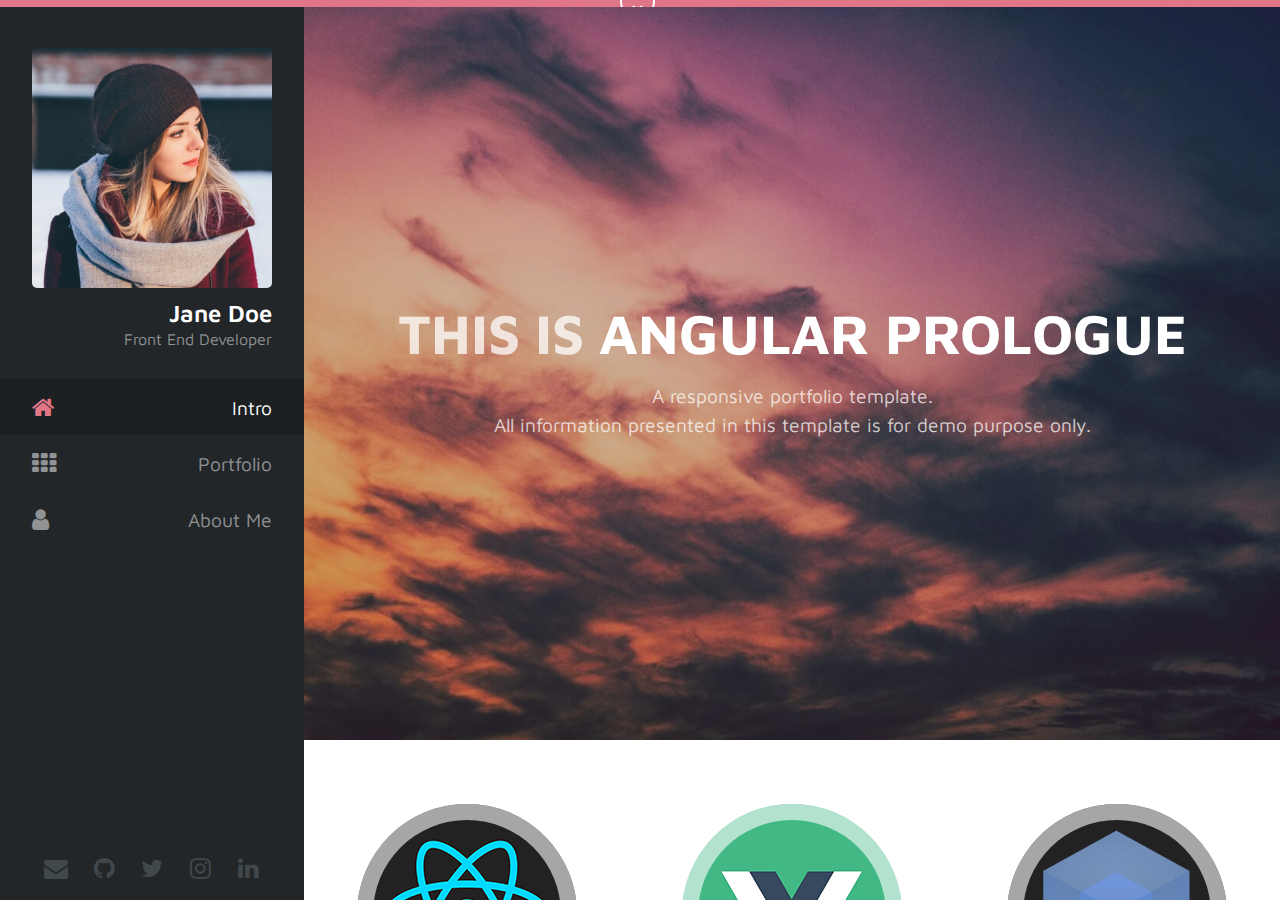
<file: angular-prologue/index.html>
<!doctype html>
<html lang="en" ng-app="homepage">
<head>
    <meta charset="UTF-8">
    <meta http-equiv="X-UA-Compatible" content="IE=edge,chrome=1">
    <meta name="viewport" content="width=device-width, initial-scale=1">
    <meta name="keyword" content="">
    <meta name="description" content="">
    <meta name="author" content="chrispan.pt@gmail.com">

    <title>Angular Prologue</title>

    <link href="https://fonts.googleapis.com/css?family=Maven+Pro" rel="stylesheet">

    <link rel="stylesheet" href="stylesheets/bundle.min.css">
</head>
<body>
<!--[if lte IE 9]>
<div class="browsehappy">
    <div class="center">
        <img src="images/avatar.png" alt="avatar">
        <p>Hmm...it looks like you are using a very old IE browser.</p>
        <p>Please consider <a href="http://browsehappy.com/" target="_blank">upgrading your browser</a> and come back later.</p>
    </div>
</div>
<![endif]-->

<div class="loader">
    <div class="loader-inner ball-clip-rotate-multiple">
        <div></div>
        <div></div>
    </div>
    <p>Loading...</p>
</div>

<sidebar ng-class="{ expanded: isExpanded }"></sidebar>
<sidebar-toggle></sidebar-toggle>

<main class="main-content">
    <div class="view" ng-view></div>
</main>

<fork></fork>

<script src="javascripts/bundle.min.js"></script>
</body>
</html>
</file>
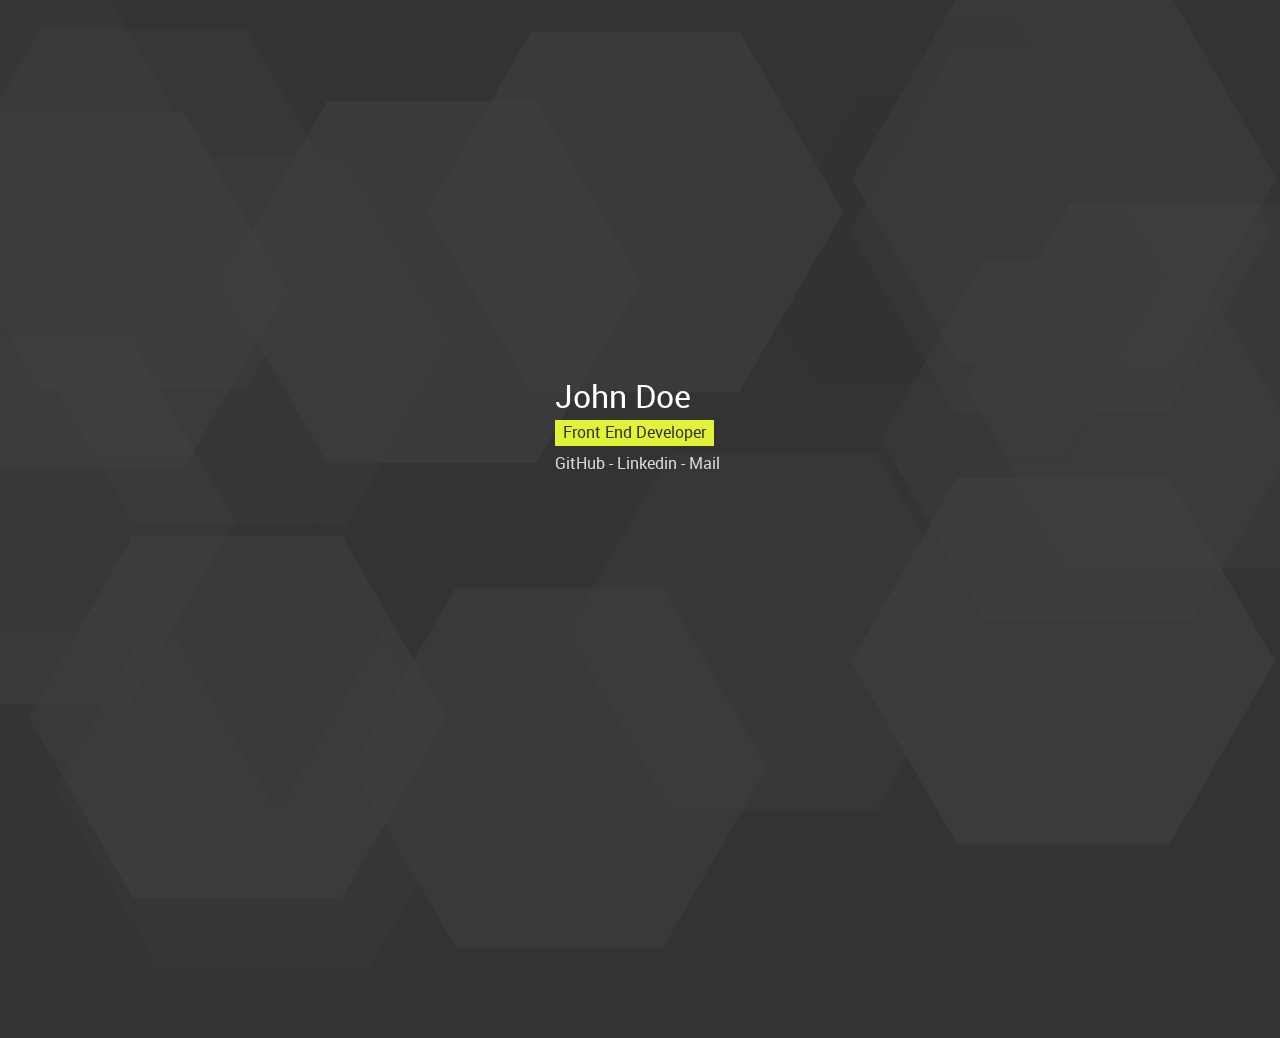
<file: hexagon-dark-dimension/index.html>
<!doctype html>
<html lang="en">
<head>
    <meta charset="UTF-8">
    <meta name="viewport"
          content="width=device-width, user-scalable=no, initial-scale=1.0, maximum-scale=1.0, minimum-scale=1.0">
    <meta http-equiv="X-UA-Compatible" content="ie=edge">
    <title>Hexagon Dark Dimension</title>
    <link rel="stylesheet" href="bundle/bundle.css">
    <link rel="shortcut icon" type="image/png" href="favicon.png">
</head>
<body>
    <div id="background"></div>
    <div class="main">
        <h1>John Doe</h1>
        <h2>Front End Developer</h2>
        <ul class="contact">
            <li class="github">
                <a href="https://github.com/" target="_blank" title="GitHub">GitHub</a>
            </li>
            <li class="linkedin">
                <a href="https://linkedin.com/" target="_blank" title="Linkedin">Linkedin</a>
            </li>
            <li class="mail">
                <a href="mailto:mail@example.com" title="Email">Mail</a>
            </li>
        </ul>
    </div>
    <script src="bundle/bundle.js"></script>
</body>
</html>
</file>
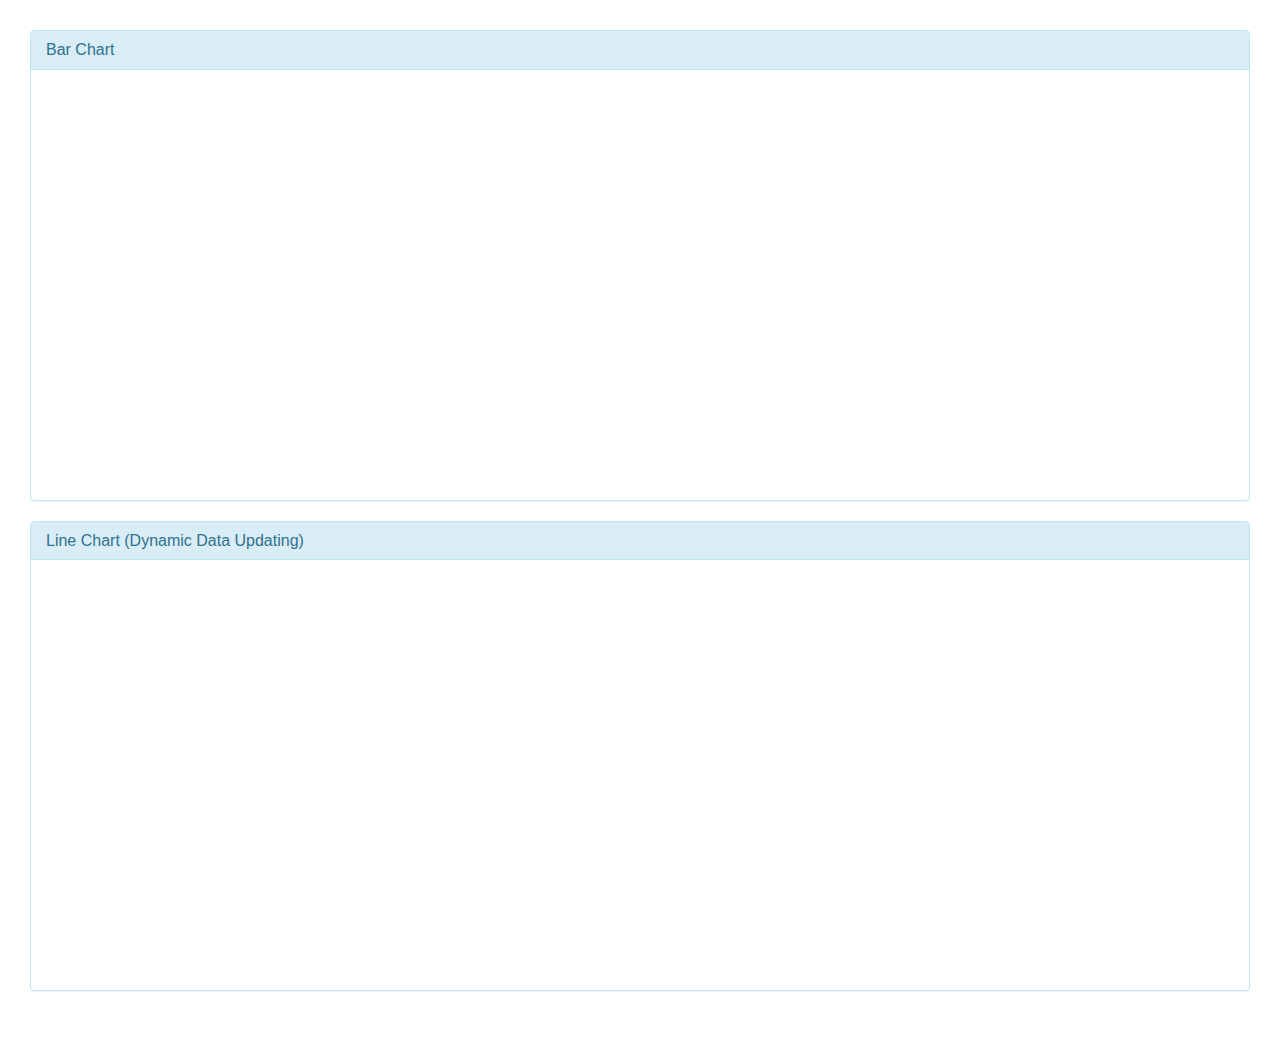
<file: vue-echarts/index.html>
<!DOCTYPE html>
<html lang="en">
<head>
    <meta charset="UTF-8">
    <title>Vue-Echarts</title>
    <link rel="stylesheet" href="stylesheets/bootstrap.min.css">
    <link rel="stylesheet" href="stylesheets/style.css">
</head>
<body>
<div id="app">
    <div class="panel panel-info">
        <div class="panel-heading">
            <h3 class="panel-title">Bar Chart</h3>
        </div>
        <div class="panel-body">
            <div id="this-is-bar-chart"class="chart" v-echarts="barChartOptions"></div>
        </div>
    </div>

    <div class="panel panel-info">
        <div class="panel-heading">
            <h3 class="panel-title">Line Chart (Dynamic Data Updating)</h3>
        </div>
        <div class="panel-body">
            <div id="this-is-line-chart" class="chart" v-echarts="lineChartOptions"></div>
        </div>
    </div>
</div>
<script src="bundles/bundle.js"></script>
</body>
</html>
</file>
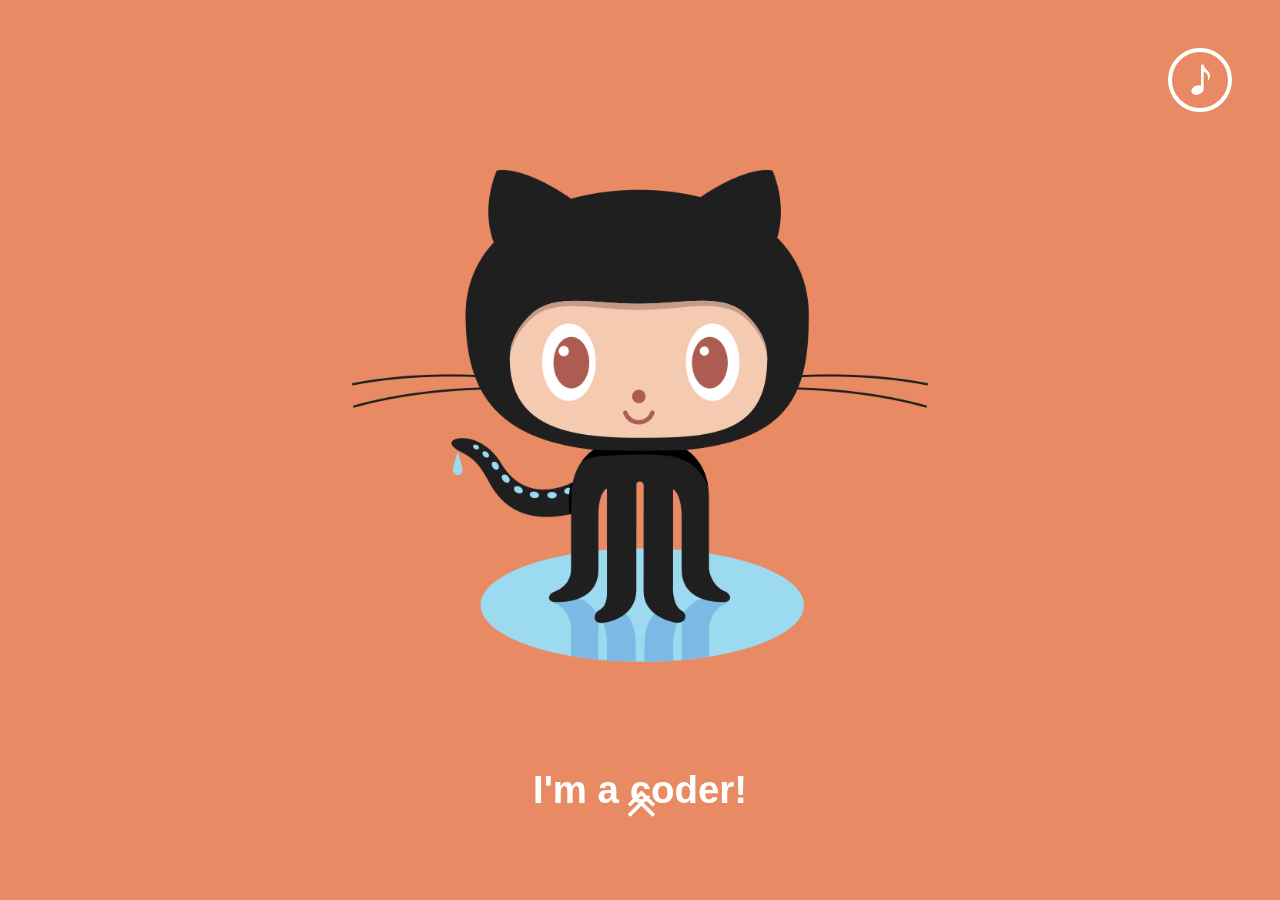
<file: wechat-h5-boilerplate/index.html>
<!DOCTYPE html>
<html lang="en">

<head>
    <meta charset="UTF-8">
    <title>Wechat H5 Boilerplate</title>
    <meta name="viewport" content="width=device-width, initial-scale=1.0, user-scalable=no">
    <!-- Add your keywords and description here for SEO. -->
    <meta name="keywords" content="">
    <meta name="description" content="">
    <link rel="shortcut icon" type="image/png" href="images/favicon.png"/>

    <!-- Uncomment this if you need apple touch icon. -->
    <!--
    <link rel="apple-touch-icon" href="touch-icon-iphone.png">
    <link rel="apple-touch-icon" sizes="76x76" href="touch-icon-ipad.png">
    <link rel="apple-touch-icon" sizes="120x120" href="touch-icon-iphone-retina.png">
    <link rel="apple-touch-icon" sizes="152x152" href="touch-icon-ipad-retina.png">
    -->

    <!-- Don't delete this. It's needed for development workflow. -->
    <link rel="stylesheet" href="stylesheets/bundle.min.css">
</head>

<body>
<div class="loading-overlay">
    <img src="images/loading.svg">
</div>

<div class="swiper-container">
    <div class="swiper-wrapper">
        <div class="swiper-slide slide-1">
            <div class="item-image animated" data-ani-name="slideInLeft" data-ani-duration="1s" data-ani-delay="0s"></div>
            <p class="item-text animated" data-ani-name="slideInRight" data-ani-duration="1s" data-ani-delay="0.3s">I'm a coder!</p>
        </div>
        <div class="swiper-slide slide-2">
            <div class="item-image animated" data-ani-name="bounceInDown" data-ani-duration="1s" data-ani-delay="0s"></div>
            <p class="item-text animated" data-ani-name="bounceInUp" data-ani-duration="1s" data-ani-delay="0.3s">I'm a frontend developer!</p>
        </div>
        <div class="swiper-slide slide-3">
            <div class="item-image animated" data-ani-name="flipInX" data-ani-duration="1s" data-ani-delay="0s"></div>
            <p class="item-text animated" data-ani-name="flipInY" data-ani-duration="1s" data-ani-delay="0.3s">I'm a javascript newbie!</p>
        </div>
    </div>
</div>

<button class="up-arrow">
    <i class="icon-angle-double-up"></i>
</button>

<button class="btn-music">
    <i class="icon-note"></i>
</button>

<audio loop>
    <source src="audios/background.mp3" type="audio/mpeg">
</audio>

<!-- Don't delete this. It's needed for development workflow. -->
<script src="javascripts/bundle.min.js"></script>

</body>

</html>
</file>
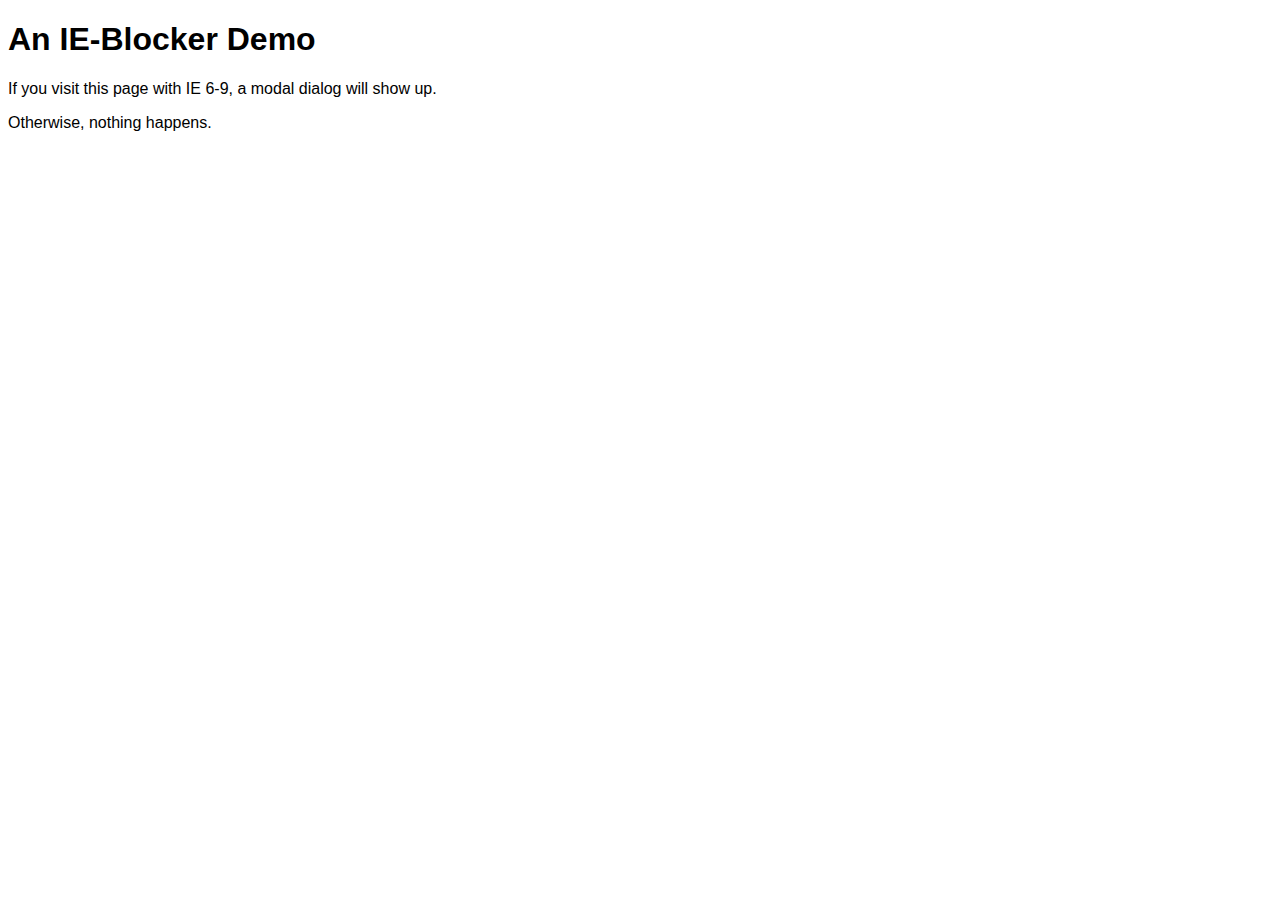
<file: ie-blocker/demos/demo.en.html>
<!DOCTYPE html>
<html lang="en">
<head>
    <meta charset="UTF-8">
    <title>An IE-Blocker Demo</title>
    <style>
        body {
            font-family: Arial, Helvetica, sans-serif;
        }
    </style>

    <!--[if lte IE 9]>
    <link rel="stylesheet" href="../ie-blocker/ie-blocker.css">
    <script src="../ie-blocker/ie-blocker.en.js"></script>
    <![endif]-->
</head>
<body>
<div>
    <h1>An IE-Blocker Demo</h1>
    <p>If you visit this page with IE 6-9, a modal dialog will show up.</p>
    <p>Otherwise, nothing happens.</p>
</div>
</body>
</html>
</file>
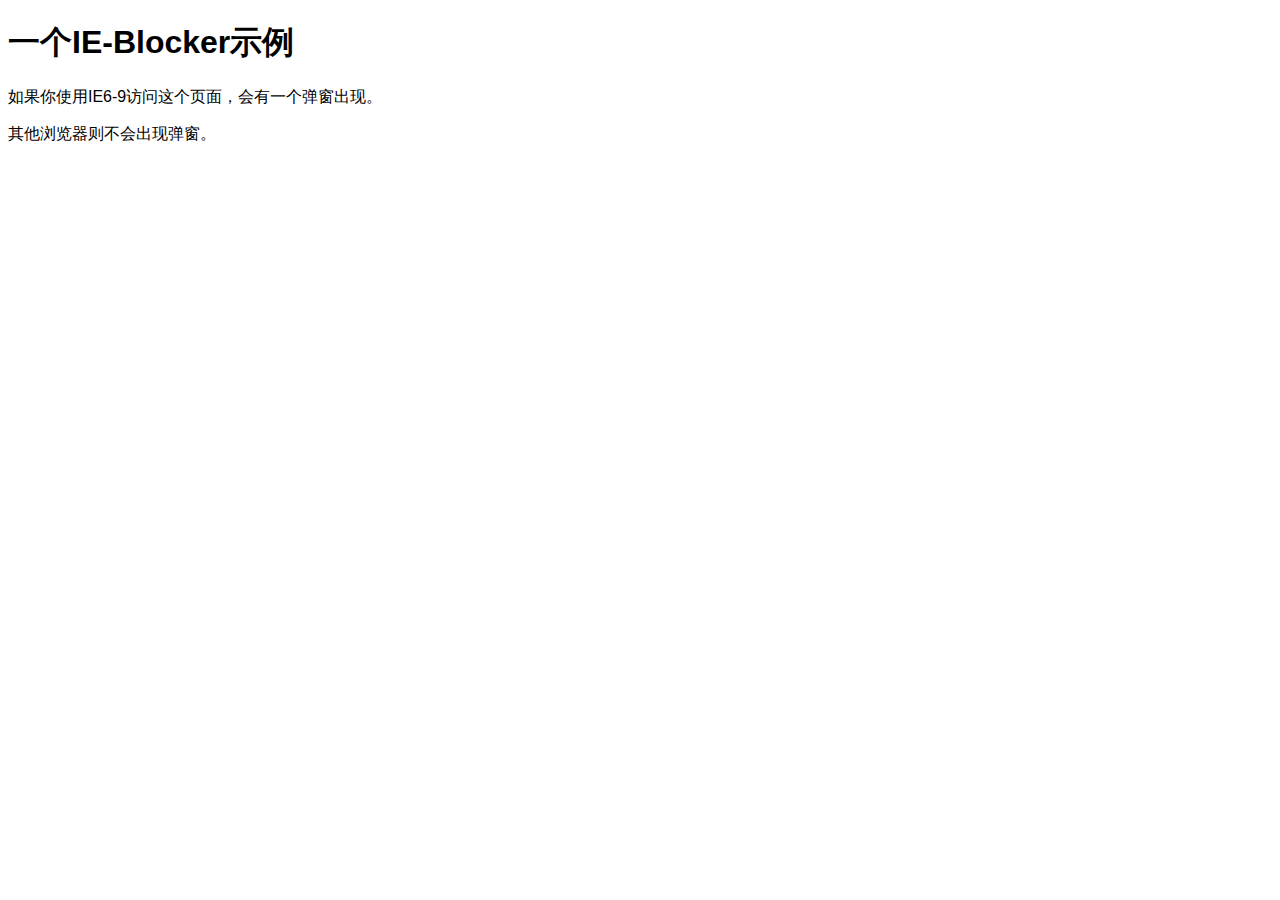
<file: ie-blocker/demos/demo.zhCN.html>
<!DOCTYPE html>
<html lang="en">
<head>
    <meta charset="UTF-8">
    <title>一个IE-Blocker示例</title>
    <style>
        body {
            font-family: Arial, Helvetica, sans-serif;
        }
    </style>
    
    <!--[if lte IE 9]>
    <link rel="stylesheet" href="../ie-blocker/ie-blocker.css">
    <script src="../ie-blocker/ie-blocker.zhcn.js"></script>
    <![endif]-->
</head>
<body>
    <div>
        <h1>一个IE-Blocker示例</h1>
        <p>如果你使用IE6-9访问这个页面，会有一个弹窗出现。</p>
        <p>其他浏览器则不会出现弹窗。</p>
    </div>
</body>
</html>
</file>
<file: vue-echarts/stylesheets/style.css>
body {
    padding: 30px;
}

.chart {
    width: 100%;
    height: 400px;
}
</file>
<file: ie-blocker/ie-blocker/ie-blocker.css>
@charset "utf-8";
#ib-container {
    display: none;
    width: 100%;
    height: 100%;
    font-family: Arial, Helvetica, sans-serif;
    position: fixed;
    top: 0;
    left: 0;
    box-sizing: content-box !important;
    z-index: 99999;
}

#ib-container * {
    box-sizing: content-box !important;
}

.ib-modal {
    width: 592px;
    height: 360px;
    background: #fff;
    padding: 20px;
    border-left: 8px solid #4fc1e9;
    position: absolute;
    top: 50%;
    left: 50%;
    margin-left: -320px;
    margin-top: -200px;
    color: #434a54;
    z-index: 99999;
}

.ib-header {
    height: 80px;
    padding-top: 10px;
}

.ib-header h1 {
    margin: 0;
    font-size: 24px;
    text-align: left;
    color: #434a54;
}

.ib-header p {
    margin: 10px 0 0 0;
    font-size: 14px;
    line-height: 18px;
    text-align: left;
    color: #434a54;
}

.ib-header p strong {
    font-weight: normal;
    color: #3bafda;
}

.ib-browsers {
    height: 230px;
    list-style: none;
    margin: 0;
    padding: 0;
    padding-top: 10px;
}

.ib-browsers li {
    float: left;
    width: 118px;
    height: 210px;
    position: relative;
}

.ib-browsers li a {
    display: block;
    width: 100%;
    height: 100%;
    position: absolute;
    color: #434a54;
    text-decoration: none;
    cursor: pointer;
}

.ib-browsers li a:hover {
    background-color: #F2F2F2;
}

.ib-browsers li a:hover .ib-browser-name {
    background-color: #4fc1e9;
    color: #fff;
}

.ib-browser-icon {
    display: block;
    width: 118px;
    height: 90px;
    margin: 0 auto;
    margin-top: 20px;
}

.ib-browser-name {
    line-height: 18px;
    margin-top: 5px;
    text-align: center;
    font-size: 14px;
}

.ib-browser-description {
    height: 50px;
    line-height: 14px;
    font-size: 10px; 
    margin-top: 10px;
    padding: 0 5px;
}

.ib-footer {
    height: 30px;
}

.ib-try {
    float: right;
    height: 30px;
    padding: 0 15px;
    color: #fff;
    background-color: #3bafda;
    font-size: 12px;
    line-height: 30px;
    cursor: pointer;
    text-decoration: none;
}

.ib-try:hover {
    background-color: #4fc1e9;
}

.ib-mask {
    width: 100%;
    height: 100%;
    position: absolute;
    top: 0;
    left: 0;
    _position: absolute;
    _top: expression(eval(document.documentElement.scrollTop) + 'px');
    _left: expression(eval(document.documentElement.scrollLeft) + 'px');
    _right: auto;
    _bottom: auto;
    _width: expression(eval(document.documentElement.clientWidth) + 'px');
    _height: expression(eval(document.documentElement.clientHeight) + 'px');
    background: rgb(0, 0, 0);
    opacity: 0.8;
    -ms-filter: "progid:DXImageTransform.Microsoft.Alpha(Opacity=80)";
    filter: alpha(opacity=80);
    z-index: 99998;
}

.zh-cn #ib-container {
    font-family: 'Microsoft Yahei', sans-serif;
}

.zh-cn .ib-browser-description {
    font-size: 12px;
}
</file>
<file: hexagon-dark-dimension/bundle/bundle.css>
/*! normalize.css v8.0.0 | MIT License | github.com/necolas/normalize.css */html{line-height:1.15;-webkit-text-size-adjust:100%}body{margin:0}h1{font-size:2em;margin:.67em 0}hr{-webkit-box-sizing:content-box;box-sizing:content-box;height:0;overflow:visible}pre{font-family:monospace,monospace;font-size:1em}a{background-color:transparent}abbr[title]{border-bottom:none;text-decoration:underline;-webkit-text-decoration:underline dotted;text-decoration:underline dotted}b,strong{font-weight:bolder}code,kbd,samp{font-family:monospace,monospace;font-size:1em}small{font-size:80%}sub,sup{font-size:75%;line-height:0;position:relative;vertical-align:baseline}sub{bottom:-.25em}sup{top:-.5em}img{border-style:none}button,input,optgroup,select,textarea{font-family:inherit;font-size:100%;line-height:1.15;margin:0}button,input{overflow:visible}button,select{text-transform:none}[type=button],[type=reset],[type=submit],button{-webkit-appearance:button}[type=button]::-moz-focus-inner,[type=reset]::-moz-focus-inner,[type=submit]::-moz-focus-inner,button::-moz-focus-inner{border-style:none;padding:0}[type=button]:-moz-focusring,[type=reset]:-moz-focusring,[type=submit]:-moz-focusring,button:-moz-focusring{outline:1px dotted ButtonText}fieldset{padding:.35em .75em .625em}legend{-webkit-box-sizing:border-box;box-sizing:border-box;color:inherit;display:table;max-width:100%;padding:0;white-space:normal}progress{vertical-align:baseline}textarea{overflow:auto}[type=checkbox],[type=radio]{-webkit-box-sizing:border-box;box-sizing:border-box;padding:0}[type=number]::-webkit-inner-spin-button,[type=number]::-webkit-outer-spin-button{height:auto}[type=search]{-webkit-appearance:textfield;outline-offset:-2px}[type=search]::-webkit-search-decoration{-webkit-appearance:none}::-webkit-file-upload-button{-webkit-appearance:button;font:inherit}details{display:block}summary{display:list-item}[hidden],template{display:none}@font-face{font-family:Roboto;src:url(../font/Roboto-Regular-webfont.eot);src:url(../font/Roboto-Regular-webfont.eot?#iefix) format("embedded-opentype"),url(../font/Roboto-Regular-webfont.woff) format("woff"),url(../font/Roboto-Regular-webfont.ttf) format("truetype"),url(../font/Roboto-Regular-webfont.svg#robotoregular) format("svg");font-weight:400;font-style:normal}body,html{height:100%}body{background-color:#333;font-family:Roboto,sans-serif;-webkit-transform-style:preserve-3d;transform-style:preserve-3d;overflow:hidden}.main{width:170px;height:140px;margin:auto;position:absolute;top:0;right:0;bottom:0;left:0;-webkit-transform:translateZ(20px);transform:translateZ(20px)}.main h1{margin:0;line-height:1;color:#fff;font-weight:400;font-size:2em}.main h2{display:inline-block;margin:.5em 0 0;padding:.2em .5em;line-height:1.2;color:#333;background-color:#e2f237;font-weight:400;font-size:1em}.main .highlighted{color:#e2f237}.main .contact{list-style:none;margin:.5em 0 0;padding:0;line-height:1.2;color:hsla(0,0%,100%,.8);font-size:1em}.main .contact li{display:inline-block}.main .contact li:after{content:"-"}.main .contact li:last-child:after{content:""}.main .contact li a{text-decoration:none}.main .contact li a:link,.main .contact li a:visited{color:inherit}.main .contact li a:hover{text-decoration:underline}#background{width:130%;height:130%;position:fixed;top:-15%;left:-15%}
</file>
<file: wechat-h5-boilerplate/stylesheets/bundle.min.css>
@charset "UTF-8";/*! normalize.css v5.0.0 | MIT License | github.com/necolas/normalize.css */button,hr,input{overflow:visible}audio,canvas,progress,video{display:inline-block}progress,sub,sup{vertical-align:baseline}*,legend{box-sizing:border-box}html{font-family:sans-serif;line-height:1.15;-ms-text-size-adjust:100%;-webkit-text-size-adjust:100%}body{margin:0}article,aside,details,figcaption,figure,footer,header,main,menu,nav,section{display:block}h1{font-size:2em;margin:.67em 0}figure{margin:1em 40px}hr{box-sizing:content-box;height:0}code,kbd,pre,samp{font-family:monospace,monospace;font-size:1em}a{background-color:transparent;-webkit-text-decoration-skip:objects}a:active,a:hover{outline-width:0}abbr[title]{border-bottom:none;text-decoration:underline;text-decoration:underline dotted}b,strong{font-weight:bolder}dfn{font-style:italic}mark{background-color:#ff0;color:#000}small{font-size:80%}sub,sup{font-size:75%;line-height:0;position:relative}sub{bottom:-.25em}sup{top:-.5em}audio:not([controls]){display:none;height:0}img{border-style:none}svg:not(:root){overflow:hidden}button,input,optgroup,select,textarea{font-family:sans-serif;font-size:100%;line-height:1.15;margin:0}button,select{text-transform:none}[type=reset],[type=submit],button,html [type=button]{-webkit-appearance:button}[type=button]::-moz-focus-inner,[type=reset]::-moz-focus-inner,[type=submit]::-moz-focus-inner,button::-moz-focus-inner{border-style:none;padding:0}[type=button]:-moz-focusring,[type=reset]:-moz-focusring,[type=submit]:-moz-focusring,button:-moz-focusring{outline:ButtonText dotted 1px}fieldset{border:1px solid silver;margin:0 2px;padding:.35em .625em .75em}legend{color:inherit;display:table;max-width:100%;padding:0;white-space:normal}.btn-music i,.up-arrow i{text-align:center;color:#fff}textarea{overflow:auto}[type=checkbox],[type=radio]{box-sizing:border-box;padding:0}[type=number]::-webkit-inner-spin-button,[type=number]::-webkit-outer-spin-button{height:auto}.swiper-slide,.swiper-wrapper{width:100%;height:100%;position:relative}[type=search]{-webkit-appearance:textfield;outline-offset:-2px}[type=search]::-webkit-search-cancel-button,[type=search]::-webkit-search-decoration{-webkit-appearance:none}::-webkit-file-upload-button{-webkit-appearance:button;font:inherit}summary{display:list-item}[hidden],template{display:none}.swiper-container{margin-left:auto;margin-right:auto;position:relative;overflow:hidden;z-index:1}.swiper-container-no-flexbox .swiper-slide{float:left}.swiper-container-vertical>.swiper-wrapper{-webkit-box-orient:vertical;-moz-box-orient:vertical;-ms-flex-direction:column;-webkit-flex-direction:column;flex-direction:column}.swiper-wrapper{z-index:1;display:-webkit-box;display:-moz-box;display:-ms-flexbox;display:-webkit-flex;display:flex;-webkit-transition-property:-webkit-transform;-moz-transition-property:-moz-transform;-o-transition-property:-o-transform;-ms-transition-property:-ms-transform;transition-property:transform;-webkit-box-sizing:content-box;-moz-box-sizing:content-box;box-sizing:content-box}.swiper-container-android .swiper-slide,.swiper-wrapper{-webkit-transform:translate3d(0,0,0);-moz-transform:translate3d(0,0,0);-o-transform:translate(0,0);-ms-transform:translate3d(0,0,0);transform:translate3d(0,0,0)}.swiper-container-multirow>.swiper-wrapper{-webkit-box-lines:multiple;-moz-box-lines:multiple;-ms-flex-wrap:wrap;-webkit-flex-wrap:wrap;flex-wrap:wrap}.swiper-container-free-mode>.swiper-wrapper{-webkit-transition-timing-function:ease-out;-moz-transition-timing-function:ease-out;-ms-transition-timing-function:ease-out;-o-transition-timing-function:ease-out;transition-timing-function:ease-out;margin:0 auto}.swiper-slide{-webkit-flex-shrink:0;-ms-flex:0 0 auto;flex-shrink:0}.swiper-container-autoheight,.swiper-container-autoheight .swiper-slide{height:auto}.swiper-container-autoheight .swiper-wrapper{-webkit-box-align:start;-ms-flex-align:start;-webkit-align-items:flex-start;align-items:flex-start;-webkit-transition-property:-webkit-transform,height;-moz-transition-property:-moz-transform;-o-transition-property:-o-transform;-ms-transition-property:-ms-transform;transition-property:transform,height}.swiper-container .swiper-notification{position:absolute;left:0;top:0;pointer-events:none;opacity:0;z-index:-1000}.swiper-wp8-horizontal{-ms-touch-action:pan-y;touch-action:pan-y}.swiper-wp8-vertical{-ms-touch-action:pan-x;touch-action:pan-x}.swiper-button-next,.swiper-button-prev{position:absolute;top:50%;width:27px;height:44px;margin-top:-22px;z-index:10;cursor:pointer;-moz-background-size:27px 44px;-webkit-background-size:27px 44px;background-size:27px 44px;background-position:center;background-repeat:no-repeat}.swiper-button-next.swiper-button-disabled,.swiper-button-prev.swiper-button-disabled{opacity:.35;cursor:auto;pointer-events:none}.swiper-button-prev,.swiper-container-rtl .swiper-button-next{background-image:url("data:image/svg+xml;charset=utf-8,%3Csvg%20xmlns%3D'http%3A%2F%2Fwww.w3.org%2F2000%2Fsvg'%20viewBox%3D'0%200%2027%2044'%3E%3Cpath%20d%3D'M0%2C22L22%2C0l2.1%2C2.1L4.2%2C22l19.9%2C19.9L22%2C44L0%2C22L0%2C22L0%2C22z'%20fill%3D'%23007aff'%2F%3E%3C%2Fsvg%3E");left:10px;right:auto}.swiper-button-prev.swiper-button-black,.swiper-container-rtl .swiper-button-next.swiper-button-black{background-image:url("data:image/svg+xml;charset=utf-8,%3Csvg%20xmlns%3D'http%3A%2F%2Fwww.w3.org%2F2000%2Fsvg'%20viewBox%3D'0%200%2027%2044'%3E%3Cpath%20d%3D'M0%2C22L22%2C0l2.1%2C2.1L4.2%2C22l19.9%2C19.9L22%2C44L0%2C22L0%2C22L0%2C22z'%20fill%3D'%23000000'%2F%3E%3C%2Fsvg%3E")}.swiper-button-prev.swiper-button-white,.swiper-container-rtl .swiper-button-next.swiper-button-white{background-image:url("data:image/svg+xml;charset=utf-8,%3Csvg%20xmlns%3D'http%3A%2F%2Fwww.w3.org%2F2000%2Fsvg'%20viewBox%3D'0%200%2027%2044'%3E%3Cpath%20d%3D'M0%2C22L22%2C0l2.1%2C2.1L4.2%2C22l19.9%2C19.9L22%2C44L0%2C22L0%2C22L0%2C22z'%20fill%3D'%23ffffff'%2F%3E%3C%2Fsvg%3E")}.swiper-button-next,.swiper-container-rtl .swiper-button-prev{background-image:url("data:image/svg+xml;charset=utf-8,%3Csvg%20xmlns%3D'http%3A%2F%2Fwww.w3.org%2F2000%2Fsvg'%20viewBox%3D'0%200%2027%2044'%3E%3Cpath%20d%3D'M27%2C22L27%2C22L5%2C44l-2.1-2.1L22.8%2C22L2.9%2C2.1L5%2C0L27%2C22L27%2C22z'%20fill%3D'%23007aff'%2F%3E%3C%2Fsvg%3E");right:10px;left:auto}.swiper-button-next.swiper-button-black,.swiper-container-rtl .swiper-button-prev.swiper-button-black{background-image:url("data:image/svg+xml;charset=utf-8,%3Csvg%20xmlns%3D'http%3A%2F%2Fwww.w3.org%2F2000%2Fsvg'%20viewBox%3D'0%200%2027%2044'%3E%3Cpath%20d%3D'M27%2C22L27%2C22L5%2C44l-2.1-2.1L22.8%2C22L2.9%2C2.1L5%2C0L27%2C22L27%2C22z'%20fill%3D'%23000000'%2F%3E%3C%2Fsvg%3E")}.swiper-button-next.swiper-button-white,.swiper-container-rtl .swiper-button-prev.swiper-button-white{background-image:url("data:image/svg+xml;charset=utf-8,%3Csvg%20xmlns%3D'http%3A%2F%2Fwww.w3.org%2F2000%2Fsvg'%20viewBox%3D'0%200%2027%2044'%3E%3Cpath%20d%3D'M27%2C22L27%2C22L5%2C44l-2.1-2.1L22.8%2C22L2.9%2C2.1L5%2C0L27%2C22L27%2C22z'%20fill%3D'%23ffffff'%2F%3E%3C%2Fsvg%3E")}.swiper-pagination{position:absolute;text-align:center;-webkit-transition:.3s;-moz-transition:.3s;-o-transition:.3s;transition:.3s;-webkit-transform:translate3d(0,0,0);-ms-transform:translate3d(0,0,0);-o-transform:translate3d(0,0,0);transform:translate3d(0,0,0);z-index:10}.swiper-pagination.swiper-pagination-hidden{opacity:0}.swiper-container-horizontal>.swiper-pagination-bullets,.swiper-pagination-custom,.swiper-pagination-fraction{bottom:10px;left:0;width:100%}.swiper-pagination-bullet{width:8px;height:8px;display:inline-block;border-radius:100%;background:#000;opacity:.2}button.swiper-pagination-bullet{border:none;margin:0;padding:0;box-shadow:none;-moz-appearance:none;-ms-appearance:none;-webkit-appearance:none;appearance:none}.swiper-pagination-clickable .swiper-pagination-bullet{cursor:pointer}.swiper-pagination-white .swiper-pagination-bullet{background:#fff}.swiper-pagination-bullet-active{opacity:1;background:#007aff}.swiper-pagination-white .swiper-pagination-bullet-active{background:#fff}.swiper-pagination-black .swiper-pagination-bullet-active{background:#000}.swiper-container-vertical>.swiper-pagination-bullets{right:10px;top:50%;-webkit-transform:translate3d(0,-50%,0);-moz-transform:translate3d(0,-50%,0);-o-transform:translate(0,-50%);-ms-transform:translate3d(0,-50%,0);transform:translate3d(0,-50%,0)}.swiper-container-vertical>.swiper-pagination-bullets .swiper-pagination-bullet{margin:5px 0;display:block}.swiper-container-horizontal>.swiper-pagination-bullets .swiper-pagination-bullet{margin:0 5px}.swiper-pagination-progress{background:rgba(0,0,0,.25);position:absolute}.swiper-pagination-progress .swiper-pagination-progressbar{background:#007aff;position:absolute;left:0;top:0;width:100%;height:100%;-webkit-transform:scale(0);-ms-transform:scale(0);-o-transform:scale(0);transform:scale(0);-webkit-transform-origin:left top;-moz-transform-origin:left top;-ms-transform-origin:left top;-o-transform-origin:left top;transform-origin:left top}.swiper-container-rtl .swiper-pagination-progress .swiper-pagination-progressbar{-webkit-transform-origin:right top;-moz-transform-origin:right top;-ms-transform-origin:right top;-o-transform-origin:right top;transform-origin:right top}.swiper-container-horizontal>.swiper-pagination-progress{width:100%;height:4px;left:0;top:0}.swiper-container-vertical>.swiper-pagination-progress{width:4px;height:100%;left:0;top:0}.swiper-pagination-progress.swiper-pagination-white{background:rgba(255,255,255,.5)}.swiper-pagination-progress.swiper-pagination-white .swiper-pagination-progressbar{background:#fff}.swiper-pagination-progress.swiper-pagination-black .swiper-pagination-progressbar{background:#000}.swiper-container-3d{-webkit-perspective:1200px;-moz-perspective:1200px;-o-perspective:1200px;perspective:1200px}.swiper-container-3d .swiper-cube-shadow,.swiper-container-3d .swiper-slide,.swiper-container-3d .swiper-slide-shadow-bottom,.swiper-container-3d .swiper-slide-shadow-left,.swiper-container-3d .swiper-slide-shadow-right,.swiper-container-3d .swiper-slide-shadow-top,.swiper-container-3d .swiper-wrapper{-webkit-transform-style:preserve-3d;-moz-transform-style:preserve-3d;-ms-transform-style:preserve-3d;transform-style:preserve-3d}.swiper-container-3d .swiper-slide-shadow-bottom,.swiper-container-3d .swiper-slide-shadow-left,.swiper-container-3d .swiper-slide-shadow-right,.swiper-container-3d .swiper-slide-shadow-top{position:absolute;left:0;top:0;width:100%;height:100%;pointer-events:none;z-index:10}.swiper-container-3d .swiper-slide-shadow-left{background-image:-webkit-gradient(linear,left top,right top,from(rgba(0,0,0,.5)),to(rgba(0,0,0,0)));background-image:-webkit-linear-gradient(right,rgba(0,0,0,.5),rgba(0,0,0,0));background-image:-moz-linear-gradient(right,rgba(0,0,0,.5),rgba(0,0,0,0));background-image:-o-linear-gradient(right,rgba(0,0,0,.5),rgba(0,0,0,0));background-image:linear-gradient(to left,rgba(0,0,0,.5),rgba(0,0,0,0))}.swiper-container-3d .swiper-slide-shadow-right{background-image:-webkit-gradient(linear,right top,left top,from(rgba(0,0,0,.5)),to(rgba(0,0,0,0)));background-image:-webkit-linear-gradient(left,rgba(0,0,0,.5),rgba(0,0,0,0));background-image:-moz-linear-gradient(left,rgba(0,0,0,.5),rgba(0,0,0,0));background-image:-o-linear-gradient(left,rgba(0,0,0,.5),rgba(0,0,0,0));background-image:linear-gradient(to right,rgba(0,0,0,.5),rgba(0,0,0,0))}.swiper-container-3d .swiper-slide-shadow-top{background-image:-webkit-gradient(linear,left top,left bottom,from(rgba(0,0,0,.5)),to(rgba(0,0,0,0)));background-image:-webkit-linear-gradient(bottom,rgba(0,0,0,.5),rgba(0,0,0,0));background-image:-moz-linear-gradient(bottom,rgba(0,0,0,.5),rgba(0,0,0,0));background-image:-o-linear-gradient(bottom,rgba(0,0,0,.5),rgba(0,0,0,0));background-image:linear-gradient(to top,rgba(0,0,0,.5),rgba(0,0,0,0))}.swiper-container-3d .swiper-slide-shadow-bottom{background-image:-webkit-gradient(linear,left bottom,left top,from(rgba(0,0,0,.5)),to(rgba(0,0,0,0)));background-image:-webkit-linear-gradient(top,rgba(0,0,0,.5),rgba(0,0,0,0));background-image:-moz-linear-gradient(top,rgba(0,0,0,.5),rgba(0,0,0,0));background-image:-o-linear-gradient(top,rgba(0,0,0,.5),rgba(0,0,0,0));background-image:linear-gradient(to bottom,rgba(0,0,0,.5),rgba(0,0,0,0))}.swiper-container-coverflow .swiper-wrapper,.swiper-container-flip .swiper-wrapper{-ms-perspective:1200px}.swiper-container-cube,.swiper-container-flip{overflow:visible}.swiper-container-cube .swiper-slide,.swiper-container-flip .swiper-slide{pointer-events:none;-webkit-backface-visibility:hidden;-moz-backface-visibility:hidden;-ms-backface-visibility:hidden;backface-visibility:hidden;z-index:1}.swiper-container-cube .swiper-slide .swiper-slide,.swiper-container-flip .swiper-slide .swiper-slide{pointer-events:none}.swiper-container-cube .swiper-slide-active,.swiper-container-cube .swiper-slide-active .swiper-slide-active,.swiper-container-flip .swiper-slide-active,.swiper-container-flip .swiper-slide-active .swiper-slide-active{pointer-events:auto}.swiper-container-cube .swiper-slide-shadow-bottom,.swiper-container-cube .swiper-slide-shadow-left,.swiper-container-cube .swiper-slide-shadow-right,.swiper-container-cube .swiper-slide-shadow-top,.swiper-container-flip .swiper-slide-shadow-bottom,.swiper-container-flip .swiper-slide-shadow-left,.swiper-container-flip .swiper-slide-shadow-right,.swiper-container-flip .swiper-slide-shadow-top{z-index:0;-webkit-backface-visibility:hidden;-moz-backface-visibility:hidden;-ms-backface-visibility:hidden;backface-visibility:hidden}.swiper-container-cube .swiper-slide{visibility:hidden;-webkit-transform-origin:0 0;-moz-transform-origin:0 0;-ms-transform-origin:0 0;transform-origin:0 0;width:100%;height:100%}.swiper-container-cube.swiper-container-rtl .swiper-slide{-webkit-transform-origin:100% 0;-moz-transform-origin:100% 0;-ms-transform-origin:100% 0;transform-origin:100% 0}.swiper-container-cube .swiper-slide-active,.swiper-container-cube .swiper-slide-next,.swiper-container-cube .swiper-slide-next+.swiper-slide,.swiper-container-cube .swiper-slide-prev{pointer-events:auto;visibility:visible}.swiper-container-cube .swiper-cube-shadow{position:absolute;left:0;bottom:0;width:100%;height:100%;background:#000;opacity:.6;-webkit-filter:blur(50px);filter:blur(50px);z-index:0}.swiper-container-fade.swiper-container-free-mode .swiper-slide{-webkit-transition-timing-function:ease-out;-moz-transition-timing-function:ease-out;-ms-transition-timing-function:ease-out;-o-transition-timing-function:ease-out;transition-timing-function:ease-out}.swiper-container-fade .swiper-slide{pointer-events:none;-webkit-transition-property:opacity;-moz-transition-property:opacity;-o-transition-property:opacity;transition-property:opacity}.swiper-container-fade .swiper-slide .swiper-slide{pointer-events:none}.swiper-container-fade .swiper-slide-active,.swiper-container-fade .swiper-slide-active .swiper-slide-active{pointer-events:auto}.swiper-zoom-container{width:100%;height:100%;display:-webkit-box;display:-moz-box;display:-ms-flexbox;display:-webkit-flex;display:flex;-webkit-box-pack:center;-moz-box-pack:center;-ms-flex-pack:center;-webkit-justify-content:center;justify-content:center;-webkit-box-align:center;-moz-box-align:center;-ms-flex-align:center;-webkit-align-items:center;align-items:center;text-align:center}.swiper-zoom-container>canvas,.swiper-zoom-container>img,.swiper-zoom-container>svg{max-width:100%;max-height:100%;object-fit:contain}.swiper-scrollbar{border-radius:10px;position:relative;-ms-touch-action:none;background:rgba(0,0,0,.1)}.swiper-container-horizontal>.swiper-scrollbar{position:absolute;left:1%;bottom:3px;z-index:50;height:5px;width:98%}.swiper-container-vertical>.swiper-scrollbar{position:absolute;right:3px;top:1%;z-index:50;width:5px;height:98%}.swiper-scrollbar-drag{height:100%;width:100%;position:relative;background:rgba(0,0,0,.5);border-radius:10px;left:0;top:0}.loading-overlay,html{background-color:#000}.swiper-scrollbar-cursor-drag{cursor:move}.swiper-lazy-preloader{width:42px;height:42px;position:absolute;left:50%;top:50%;margin-left:-21px;margin-top:-21px;z-index:10;-webkit-transform-origin:50%;-moz-transform-origin:50%;transform-origin:50%;-webkit-animation:swiper-preloader-spin 1s steps(12,end) infinite;-moz-animation:swiper-preloader-spin 1s steps(12,end) infinite;animation:swiper-preloader-spin 1s steps(12,end) infinite}body,html{position:relative;width:100%;height:100%}.swiper-lazy-preloader:after{display:block;content:"";width:100%;height:100%;background-image:url("data:image/svg+xml;charset=utf-8,%3Csvg%20viewBox%3D'0%200%20120%20120'%20xmlns%3D'http%3A%2F%2Fwww.w3.org%2F2000%2Fsvg'%20xmlns%3Axlink%3D'http%3A%2F%2Fwww.w3.org%2F1999%2Fxlink'%3E%3Cdefs%3E%3Cline%20id%3D'l'%20x1%3D'60'%20x2%3D'60'%20y1%3D'7'%20y2%3D'27'%20stroke%3D'%236c6c6c'%20stroke-width%3D'11'%20stroke-linecap%3D'round'%2F%3E%3C%2Fdefs%3E%3Cg%3E%3Cuse%20xlink%3Ahref%3D'%23l'%20opacity%3D'.27'%2F%3E%3Cuse%20xlink%3Ahref%3D'%23l'%20opacity%3D'.27'%20transform%3D'rotate(30%2060%2C60)'%2F%3E%3Cuse%20xlink%3Ahref%3D'%23l'%20opacity%3D'.27'%20transform%3D'rotate(60%2060%2C60)'%2F%3E%3Cuse%20xlink%3Ahref%3D'%23l'%20opacity%3D'.27'%20transform%3D'rotate(90%2060%2C60)'%2F%3E%3Cuse%20xlink%3Ahref%3D'%23l'%20opacity%3D'.27'%20transform%3D'rotate(120%2060%2C60)'%2F%3E%3Cuse%20xlink%3Ahref%3D'%23l'%20opacity%3D'.27'%20transform%3D'rotate(150%2060%2C60)'%2F%3E%3Cuse%20xlink%3Ahref%3D'%23l'%20opacity%3D'.37'%20transform%3D'rotate(180%2060%2C60)'%2F%3E%3Cuse%20xlink%3Ahref%3D'%23l'%20opacity%3D'.46'%20transform%3D'rotate(210%2060%2C60)'%2F%3E%3Cuse%20xlink%3Ahref%3D'%23l'%20opacity%3D'.56'%20transform%3D'rotate(240%2060%2C60)'%2F%3E%3Cuse%20xlink%3Ahref%3D'%23l'%20opacity%3D'.66'%20transform%3D'rotate(270%2060%2C60)'%2F%3E%3Cuse%20xlink%3Ahref%3D'%23l'%20opacity%3D'.75'%20transform%3D'rotate(300%2060%2C60)'%2F%3E%3Cuse%20xlink%3Ahref%3D'%23l'%20opacity%3D'.85'%20transform%3D'rotate(330%2060%2C60)'%2F%3E%3C%2Fg%3E%3C%2Fsvg%3E");background-position:50%;-webkit-background-size:100%;background-size:100%;background-repeat:no-repeat}.swiper-lazy-preloader-white:after{background-image:url("data:image/svg+xml;charset=utf-8,%3Csvg%20viewBox%3D'0%200%20120%20120'%20xmlns%3D'http%3A%2F%2Fwww.w3.org%2F2000%2Fsvg'%20xmlns%3Axlink%3D'http%3A%2F%2Fwww.w3.org%2F1999%2Fxlink'%3E%3Cdefs%3E%3Cline%20id%3D'l'%20x1%3D'60'%20x2%3D'60'%20y1%3D'7'%20y2%3D'27'%20stroke%3D'%23fff'%20stroke-width%3D'11'%20stroke-linecap%3D'round'%2F%3E%3C%2Fdefs%3E%3Cg%3E%3Cuse%20xlink%3Ahref%3D'%23l'%20opacity%3D'.27'%2F%3E%3Cuse%20xlink%3Ahref%3D'%23l'%20opacity%3D'.27'%20transform%3D'rotate(30%2060%2C60)'%2F%3E%3Cuse%20xlink%3Ahref%3D'%23l'%20opacity%3D'.27'%20transform%3D'rotate(60%2060%2C60)'%2F%3E%3Cuse%20xlink%3Ahref%3D'%23l'%20opacity%3D'.27'%20transform%3D'rotate(90%2060%2C60)'%2F%3E%3Cuse%20xlink%3Ahref%3D'%23l'%20opacity%3D'.27'%20transform%3D'rotate(120%2060%2C60)'%2F%3E%3Cuse%20xlink%3Ahref%3D'%23l'%20opacity%3D'.27'%20transform%3D'rotate(150%2060%2C60)'%2F%3E%3Cuse%20xlink%3Ahref%3D'%23l'%20opacity%3D'.37'%20transform%3D'rotate(180%2060%2C60)'%2F%3E%3Cuse%20xlink%3Ahref%3D'%23l'%20opacity%3D'.46'%20transform%3D'rotate(210%2060%2C60)'%2F%3E%3Cuse%20xlink%3Ahref%3D'%23l'%20opacity%3D'.56'%20transform%3D'rotate(240%2060%2C60)'%2F%3E%3Cuse%20xlink%3Ahref%3D'%23l'%20opacity%3D'.66'%20transform%3D'rotate(270%2060%2C60)'%2F%3E%3Cuse%20xlink%3Ahref%3D'%23l'%20opacity%3D'.75'%20transform%3D'rotate(300%2060%2C60)'%2F%3E%3Cuse%20xlink%3Ahref%3D'%23l'%20opacity%3D'.85'%20transform%3D'rotate(330%2060%2C60)'%2F%3E%3C%2Fg%3E%3C%2Fsvg%3E")}@-webkit-keyframes swiper-preloader-spin{100%{-webkit-transform:rotate(360deg)}}@keyframes swiper-preloader-spin{100%{transform:rotate(360deg)}}/*!
 * animate.css -http://daneden.me/animate
 * Version - 3.5.1
 * Licensed under the MIT license - http://opensource.org/licenses/MIT
 *
 * Copyright (c) 2016 Daniel Eden
 */.animated{-webkit-animation-duration:1s;animation-duration:1s;-webkit-animation-fill-mode:both;animation-fill-mode:both}.animated.infinite{-webkit-animation-iteration-count:infinite;animation-iteration-count:infinite}.animated.hinge{-webkit-animation-duration:2s;animation-duration:2s}.animated.bounceIn,.animated.bounceOut,.animated.flipOutX,.animated.flipOutY{-webkit-animation-duration:.75s;animation-duration:.75s}@-webkit-keyframes bounce{20%,53%,80%,from,to{-webkit-animation-timing-function:cubic-bezier(.215,.61,.355,1);animation-timing-function:cubic-bezier(.215,.61,.355,1);-webkit-transform:translate3d(0,0,0);transform:translate3d(0,0,0)}40%,43%{-webkit-animation-timing-function:cubic-bezier(.755,.050,.855,.060);animation-timing-function:cubic-bezier(.755,.050,.855,.060);-webkit-transform:translate3d(0,-30px,0);transform:translate3d(0,-30px,0)}70%{-webkit-animation-timing-function:cubic-bezier(.755,.050,.855,.060);animation-timing-function:cubic-bezier(.755,.050,.855,.060);-webkit-transform:translate3d(0,-15px,0);transform:translate3d(0,-15px,0)}90%{-webkit-transform:translate3d(0,-4px,0);transform:translate3d(0,-4px,0)}}@keyframes bounce{20%,53%,80%,from,to{-webkit-animation-timing-function:cubic-bezier(.215,.61,.355,1);animation-timing-function:cubic-bezier(.215,.61,.355,1);-webkit-transform:translate3d(0,0,0);transform:translate3d(0,0,0)}40%,43%{-webkit-animation-timing-function:cubic-bezier(.755,.050,.855,.060);animation-timing-function:cubic-bezier(.755,.050,.855,.060);-webkit-transform:translate3d(0,-30px,0);transform:translate3d(0,-30px,0)}70%{-webkit-animation-timing-function:cubic-bezier(.755,.050,.855,.060);animation-timing-function:cubic-bezier(.755,.050,.855,.060);-webkit-transform:translate3d(0,-15px,0);transform:translate3d(0,-15px,0)}90%{-webkit-transform:translate3d(0,-4px,0);transform:translate3d(0,-4px,0)}}.bounce{-webkit-animation-name:bounce;animation-name:bounce;-webkit-transform-origin:center bottom;transform-origin:center bottom}@-webkit-keyframes flash{50%,from,to{opacity:1}25%,75%{opacity:0}}@keyframes flash{50%,from,to{opacity:1}25%,75%{opacity:0}}.flash{-webkit-animation-name:flash;animation-name:flash}@-webkit-keyframes pulse{from,to{-webkit-transform:scale3d(1,1,1);transform:scale3d(1,1,1)}50%{-webkit-transform:scale3d(1.05,1.05,1.05);transform:scale3d(1.05,1.05,1.05)}}@keyframes pulse{from,to{-webkit-transform:scale3d(1,1,1);transform:scale3d(1,1,1)}50%{-webkit-transform:scale3d(1.05,1.05,1.05);transform:scale3d(1.05,1.05,1.05)}}.pulse{-webkit-animation-name:pulse;animation-name:pulse}@-webkit-keyframes rubberBand{from,to{-webkit-transform:scale3d(1,1,1);transform:scale3d(1,1,1)}30%{-webkit-transform:scale3d(1.25,.75,1);transform:scale3d(1.25,.75,1)}40%{-webkit-transform:scale3d(.75,1.25,1);transform:scale3d(.75,1.25,1)}50%{-webkit-transform:scale3d(1.15,.85,1);transform:scale3d(1.15,.85,1)}65%{-webkit-transform:scale3d(.95,1.05,1);transform:scale3d(.95,1.05,1)}75%{-webkit-transform:scale3d(1.05,.95,1);transform:scale3d(1.05,.95,1)}}@keyframes rubberBand{from,to{-webkit-transform:scale3d(1,1,1);transform:scale3d(1,1,1)}30%{-webkit-transform:scale3d(1.25,.75,1);transform:scale3d(1.25,.75,1)}40%{-webkit-transform:scale3d(.75,1.25,1);transform:scale3d(.75,1.25,1)}50%{-webkit-transform:scale3d(1.15,.85,1);transform:scale3d(1.15,.85,1)}65%{-webkit-transform:scale3d(.95,1.05,1);transform:scale3d(.95,1.05,1)}75%{-webkit-transform:scale3d(1.05,.95,1);transform:scale3d(1.05,.95,1)}}.rubberBand{-webkit-animation-name:rubberBand;animation-name:rubberBand}@-webkit-keyframes shake{from,to{-webkit-transform:translate3d(0,0,0);transform:translate3d(0,0,0)}10%,30%,50%,70%,90%{-webkit-transform:translate3d(-10px,0,0);transform:translate3d(-10px,0,0)}20%,40%,60%,80%{-webkit-transform:translate3d(10px,0,0);transform:translate3d(10px,0,0)}}@keyframes shake{from,to{-webkit-transform:translate3d(0,0,0);transform:translate3d(0,0,0)}10%,30%,50%,70%,90%{-webkit-transform:translate3d(-10px,0,0);transform:translate3d(-10px,0,0)}20%,40%,60%,80%{-webkit-transform:translate3d(10px,0,0);transform:translate3d(10px,0,0)}}.shake{-webkit-animation-name:shake;animation-name:shake}@-webkit-keyframes headShake{0%{-webkit-transform:translateX(0);transform:translateX(0)}6.5%{-webkit-transform:translateX(-6px) rotateY(-9deg);transform:translateX(-6px) rotateY(-9deg)}18.5%{-webkit-transform:translateX(5px) rotateY(7deg);transform:translateX(5px) rotateY(7deg)}31.5%{-webkit-transform:translateX(-3px) rotateY(-5deg);transform:translateX(-3px) rotateY(-5deg)}43.5%{-webkit-transform:translateX(2px) rotateY(3deg);transform:translateX(2px) rotateY(3deg)}50%{-webkit-transform:translateX(0);transform:translateX(0)}}@keyframes headShake{0%{-webkit-transform:translateX(0);transform:translateX(0)}6.5%{-webkit-transform:translateX(-6px) rotateY(-9deg);transform:translateX(-6px) rotateY(-9deg)}18.5%{-webkit-transform:translateX(5px) rotateY(7deg);transform:translateX(5px) rotateY(7deg)}31.5%{-webkit-transform:translateX(-3px) rotateY(-5deg);transform:translateX(-3px) rotateY(-5deg)}43.5%{-webkit-transform:translateX(2px) rotateY(3deg);transform:translateX(2px) rotateY(3deg)}50%{-webkit-transform:translateX(0);transform:translateX(0)}}.headShake{-webkit-animation-timing-function:ease-in-out;animation-timing-function:ease-in-out;-webkit-animation-name:headShake;animation-name:headShake}@-webkit-keyframes swing{20%{-webkit-transform:rotate3d(0,0,1,15deg);transform:rotate3d(0,0,1,15deg)}40%{-webkit-transform:rotate3d(0,0,1,-10deg);transform:rotate3d(0,0,1,-10deg)}60%{-webkit-transform:rotate3d(0,0,1,5deg);transform:rotate3d(0,0,1,5deg)}80%{-webkit-transform:rotate3d(0,0,1,-5deg);transform:rotate3d(0,0,1,-5deg)}to{-webkit-transform:rotate3d(0,0,1,0deg);transform:rotate3d(0,0,1,0deg)}}@keyframes swing{20%{-webkit-transform:rotate3d(0,0,1,15deg);transform:rotate3d(0,0,1,15deg)}40%{-webkit-transform:rotate3d(0,0,1,-10deg);transform:rotate3d(0,0,1,-10deg)}60%{-webkit-transform:rotate3d(0,0,1,5deg);transform:rotate3d(0,0,1,5deg)}80%{-webkit-transform:rotate3d(0,0,1,-5deg);transform:rotate3d(0,0,1,-5deg)}to{-webkit-transform:rotate3d(0,0,1,0deg);transform:rotate3d(0,0,1,0deg)}}.swing{-webkit-transform-origin:top center;transform-origin:top center;-webkit-animation-name:swing;animation-name:swing}@-webkit-keyframes tada{from,to{-webkit-transform:scale3d(1,1,1);transform:scale3d(1,1,1)}10%,20%{-webkit-transform:scale3d(.9,.9,.9) rotate3d(0,0,1,-3deg);transform:scale3d(.9,.9,.9) rotate3d(0,0,1,-3deg)}30%,50%,70%,90%{-webkit-transform:scale3d(1.1,1.1,1.1) rotate3d(0,0,1,3deg);transform:scale3d(1.1,1.1,1.1) rotate3d(0,0,1,3deg)}40%,60%,80%{-webkit-transform:scale3d(1.1,1.1,1.1) rotate3d(0,0,1,-3deg);transform:scale3d(1.1,1.1,1.1) rotate3d(0,0,1,-3deg)}}@keyframes tada{from,to{-webkit-transform:scale3d(1,1,1);transform:scale3d(1,1,1)}10%,20%{-webkit-transform:scale3d(.9,.9,.9) rotate3d(0,0,1,-3deg);transform:scale3d(.9,.9,.9) rotate3d(0,0,1,-3deg)}30%,50%,70%,90%{-webkit-transform:scale3d(1.1,1.1,1.1) rotate3d(0,0,1,3deg);transform:scale3d(1.1,1.1,1.1) rotate3d(0,0,1,3deg)}40%,60%,80%{-webkit-transform:scale3d(1.1,1.1,1.1) rotate3d(0,0,1,-3deg);transform:scale3d(1.1,1.1,1.1) rotate3d(0,0,1,-3deg)}}.tada{-webkit-animation-name:tada;animation-name:tada}@-webkit-keyframes wobble{from,to{-webkit-transform:none;transform:none}15%{-webkit-transform:translate3d(-25%,0,0) rotate3d(0,0,1,-5deg);transform:translate3d(-25%,0,0) rotate3d(0,0,1,-5deg)}30%{-webkit-transform:translate3d(20%,0,0) rotate3d(0,0,1,3deg);transform:translate3d(20%,0,0) rotate3d(0,0,1,3deg)}45%{-webkit-transform:translate3d(-15%,0,0) rotate3d(0,0,1,-3deg);transform:translate3d(-15%,0,0) rotate3d(0,0,1,-3deg)}60%{-webkit-transform:translate3d(10%,0,0) rotate3d(0,0,1,2deg);transform:translate3d(10%,0,0) rotate3d(0,0,1,2deg)}75%{-webkit-transform:translate3d(-5%,0,0) rotate3d(0,0,1,-1deg);transform:translate3d(-5%,0,0) rotate3d(0,0,1,-1deg)}}@keyframes wobble{from,to{-webkit-transform:none;transform:none}15%{-webkit-transform:translate3d(-25%,0,0) rotate3d(0,0,1,-5deg);transform:translate3d(-25%,0,0) rotate3d(0,0,1,-5deg)}30%{-webkit-transform:translate3d(20%,0,0) rotate3d(0,0,1,3deg);transform:translate3d(20%,0,0) rotate3d(0,0,1,3deg)}45%{-webkit-transform:translate3d(-15%,0,0) rotate3d(0,0,1,-3deg);transform:translate3d(-15%,0,0) rotate3d(0,0,1,-3deg)}60%{-webkit-transform:translate3d(10%,0,0) rotate3d(0,0,1,2deg);transform:translate3d(10%,0,0) rotate3d(0,0,1,2deg)}75%{-webkit-transform:translate3d(-5%,0,0) rotate3d(0,0,1,-1deg);transform:translate3d(-5%,0,0) rotate3d(0,0,1,-1deg)}}.wobble{-webkit-animation-name:wobble;animation-name:wobble}@-webkit-keyframes jello{11.1%,from,to{-webkit-transform:none;transform:none}22.2%{-webkit-transform:skewX(-12.5deg) skewY(-12.5deg);transform:skewX(-12.5deg) skewY(-12.5deg)}33.3%{-webkit-transform:skewX(6.25deg) skewY(6.25deg);transform:skewX(6.25deg) skewY(6.25deg)}44.4%{-webkit-transform:skewX(-3.125deg) skewY(-3.125deg);transform:skewX(-3.125deg) skewY(-3.125deg)}55.5%{-webkit-transform:skewX(1.5625deg) skewY(1.5625deg);transform:skewX(1.5625deg) skewY(1.5625deg)}66.6%{-webkit-transform:skewX(-.78125deg) skewY(-.78125deg);transform:skewX(-.78125deg) skewY(-.78125deg)}77.7%{-webkit-transform:skewX(.390625deg) skewY(.390625deg);transform:skewX(.390625deg) skewY(.390625deg)}88.8%{-webkit-transform:skewX(-.1953125deg) skewY(-.1953125deg);transform:skewX(-.1953125deg) skewY(-.1953125deg)}}@keyframes jello{11.1%,from,to{-webkit-transform:none;transform:none}22.2%{-webkit-transform:skewX(-12.5deg) skewY(-12.5deg);transform:skewX(-12.5deg) skewY(-12.5deg)}33.3%{-webkit-transform:skewX(6.25deg) skewY(6.25deg);transform:skewX(6.25deg) skewY(6.25deg)}44.4%{-webkit-transform:skewX(-3.125deg) skewY(-3.125deg);transform:skewX(-3.125deg) skewY(-3.125deg)}55.5%{-webkit-transform:skewX(1.5625deg) skewY(1.5625deg);transform:skewX(1.5625deg) skewY(1.5625deg)}66.6%{-webkit-transform:skewX(-.78125deg) skewY(-.78125deg);transform:skewX(-.78125deg) skewY(-.78125deg)}77.7%{-webkit-transform:skewX(.390625deg) skewY(.390625deg);transform:skewX(.390625deg) skewY(.390625deg)}88.8%{-webkit-transform:skewX(-.1953125deg) skewY(-.1953125deg);transform:skewX(-.1953125deg) skewY(-.1953125deg)}}.jello{-webkit-animation-name:jello;animation-name:jello;-webkit-transform-origin:center;transform-origin:center}@-webkit-keyframes bounceIn{20%,40%,60%,80%,from,to{-webkit-animation-timing-function:cubic-bezier(.215,.61,.355,1);animation-timing-function:cubic-bezier(.215,.61,.355,1)}0%{opacity:0;-webkit-transform:scale3d(.3,.3,.3);transform:scale3d(.3,.3,.3)}20%{-webkit-transform:scale3d(1.1,1.1,1.1);transform:scale3d(1.1,1.1,1.1)}40%{-webkit-transform:scale3d(.9,.9,.9);transform:scale3d(.9,.9,.9)}60%{opacity:1;-webkit-transform:scale3d(1.03,1.03,1.03);transform:scale3d(1.03,1.03,1.03)}80%{-webkit-transform:scale3d(.97,.97,.97);transform:scale3d(.97,.97,.97)}to{opacity:1;-webkit-transform:scale3d(1,1,1);transform:scale3d(1,1,1)}}@keyframes bounceIn{20%,40%,60%,80%,from,to{-webkit-animation-timing-function:cubic-bezier(.215,.61,.355,1);animation-timing-function:cubic-bezier(.215,.61,.355,1)}0%{opacity:0;-webkit-transform:scale3d(.3,.3,.3);transform:scale3d(.3,.3,.3)}20%{-webkit-transform:scale3d(1.1,1.1,1.1);transform:scale3d(1.1,1.1,1.1)}40%{-webkit-transform:scale3d(.9,.9,.9);transform:scale3d(.9,.9,.9)}60%{opacity:1;-webkit-transform:scale3d(1.03,1.03,1.03);transform:scale3d(1.03,1.03,1.03)}80%{-webkit-transform:scale3d(.97,.97,.97);transform:scale3d(.97,.97,.97)}to{opacity:1;-webkit-transform:scale3d(1,1,1);transform:scale3d(1,1,1)}}.bounceIn{-webkit-animation-name:bounceIn;animation-name:bounceIn}@-webkit-keyframes bounceInDown{60%,75%,90%,from,to{-webkit-animation-timing-function:cubic-bezier(.215,.61,.355,1);animation-timing-function:cubic-bezier(.215,.61,.355,1)}0%{opacity:0;-webkit-transform:translate3d(0,-3000px,0);transform:translate3d(0,-3000px,0)}60%{opacity:1;-webkit-transform:translate3d(0,25px,0);transform:translate3d(0,25px,0)}75%{-webkit-transform:translate3d(0,-10px,0);transform:translate3d(0,-10px,0)}90%{-webkit-transform:translate3d(0,5px,0);transform:translate3d(0,5px,0)}to{-webkit-transform:none;transform:none}}@keyframes bounceInDown{60%,75%,90%,from,to{-webkit-animation-timing-function:cubic-bezier(.215,.61,.355,1);animation-timing-function:cubic-bezier(.215,.61,.355,1)}0%{opacity:0;-webkit-transform:translate3d(0,-3000px,0);transform:translate3d(0,-3000px,0)}60%{opacity:1;-webkit-transform:translate3d(0,25px,0);transform:translate3d(0,25px,0)}75%{-webkit-transform:translate3d(0,-10px,0);transform:translate3d(0,-10px,0)}90%{-webkit-transform:translate3d(0,5px,0);transform:translate3d(0,5px,0)}to{-webkit-transform:none;transform:none}}.bounceInDown{-webkit-animation-name:bounceInDown;animation-name:bounceInDown}@-webkit-keyframes bounceInLeft{60%,75%,90%,from,to{-webkit-animation-timing-function:cubic-bezier(.215,.61,.355,1);animation-timing-function:cubic-bezier(.215,.61,.355,1)}0%{opacity:0;-webkit-transform:translate3d(-3000px,0,0);transform:translate3d(-3000px,0,0)}60%{opacity:1;-webkit-transform:translate3d(25px,0,0);transform:translate3d(25px,0,0)}75%{-webkit-transform:translate3d(-10px,0,0);transform:translate3d(-10px,0,0)}90%{-webkit-transform:translate3d(5px,0,0);transform:translate3d(5px,0,0)}to{-webkit-transform:none;transform:none}}@keyframes bounceInLeft{60%,75%,90%,from,to{-webkit-animation-timing-function:cubic-bezier(.215,.61,.355,1);animation-timing-function:cubic-bezier(.215,.61,.355,1)}0%{opacity:0;-webkit-transform:translate3d(-3000px,0,0);transform:translate3d(-3000px,0,0)}60%{opacity:1;-webkit-transform:translate3d(25px,0,0);transform:translate3d(25px,0,0)}75%{-webkit-transform:translate3d(-10px,0,0);transform:translate3d(-10px,0,0)}90%{-webkit-transform:translate3d(5px,0,0);transform:translate3d(5px,0,0)}to{-webkit-transform:none;transform:none}}.bounceInLeft{-webkit-animation-name:bounceInLeft;animation-name:bounceInLeft}@-webkit-keyframes bounceInRight{60%,75%,90%,from,to{-webkit-animation-timing-function:cubic-bezier(.215,.61,.355,1);animation-timing-function:cubic-bezier(.215,.61,.355,1)}from{opacity:0;-webkit-transform:translate3d(3000px,0,0);transform:translate3d(3000px,0,0)}60%{opacity:1;-webkit-transform:translate3d(-25px,0,0);transform:translate3d(-25px,0,0)}75%{-webkit-transform:translate3d(10px,0,0);transform:translate3d(10px,0,0)}90%{-webkit-transform:translate3d(-5px,0,0);transform:translate3d(-5px,0,0)}to{-webkit-transform:none;transform:none}}@keyframes bounceInRight{60%,75%,90%,from,to{-webkit-animation-timing-function:cubic-bezier(.215,.61,.355,1);animation-timing-function:cubic-bezier(.215,.61,.355,1)}from{opacity:0;-webkit-transform:translate3d(3000px,0,0);transform:translate3d(3000px,0,0)}60%{opacity:1;-webkit-transform:translate3d(-25px,0,0);transform:translate3d(-25px,0,0)}75%{-webkit-transform:translate3d(10px,0,0);transform:translate3d(10px,0,0)}90%{-webkit-transform:translate3d(-5px,0,0);transform:translate3d(-5px,0,0)}to{-webkit-transform:none;transform:none}}.bounceInRight{-webkit-animation-name:bounceInRight;animation-name:bounceInRight}@-webkit-keyframes bounceInUp{60%,75%,90%,from,to{-webkit-animation-timing-function:cubic-bezier(.215,.61,.355,1);animation-timing-function:cubic-bezier(.215,.61,.355,1)}from{opacity:0;-webkit-transform:translate3d(0,3000px,0);transform:translate3d(0,3000px,0)}60%{opacity:1;-webkit-transform:translate3d(0,-20px,0);transform:translate3d(0,-20px,0)}75%{-webkit-transform:translate3d(0,10px,0);transform:translate3d(0,10px,0)}90%{-webkit-transform:translate3d(0,-5px,0);transform:translate3d(0,-5px,0)}to{-webkit-transform:translate3d(0,0,0);transform:translate3d(0,0,0)}}@keyframes bounceInUp{60%,75%,90%,from,to{-webkit-animation-timing-function:cubic-bezier(.215,.61,.355,1);animation-timing-function:cubic-bezier(.215,.61,.355,1)}from{opacity:0;-webkit-transform:translate3d(0,3000px,0);transform:translate3d(0,3000px,0)}60%{opacity:1;-webkit-transform:translate3d(0,-20px,0);transform:translate3d(0,-20px,0)}75%{-webkit-transform:translate3d(0,10px,0);transform:translate3d(0,10px,0)}90%{-webkit-transform:translate3d(0,-5px,0);transform:translate3d(0,-5px,0)}to{-webkit-transform:translate3d(0,0,0);transform:translate3d(0,0,0)}}.bounceInUp{-webkit-animation-name:bounceInUp;animation-name:bounceInUp}@-webkit-keyframes bounceOut{20%{-webkit-transform:scale3d(.9,.9,.9);transform:scale3d(.9,.9,.9)}50%,55%{opacity:1;-webkit-transform:scale3d(1.1,1.1,1.1);transform:scale3d(1.1,1.1,1.1)}to{opacity:0;-webkit-transform:scale3d(.3,.3,.3);transform:scale3d(.3,.3,.3)}}@keyframes bounceOut{20%{-webkit-transform:scale3d(.9,.9,.9);transform:scale3d(.9,.9,.9)}50%,55%{opacity:1;-webkit-transform:scale3d(1.1,1.1,1.1);transform:scale3d(1.1,1.1,1.1)}to{opacity:0;-webkit-transform:scale3d(.3,.3,.3);transform:scale3d(.3,.3,.3)}}.bounceOut{-webkit-animation-name:bounceOut;animation-name:bounceOut}@-webkit-keyframes bounceOutDown{20%{-webkit-transform:translate3d(0,10px,0);transform:translate3d(0,10px,0)}40%,45%{opacity:1;-webkit-transform:translate3d(0,-20px,0);transform:translate3d(0,-20px,0)}to{opacity:0;-webkit-transform:translate3d(0,2000px,0);transform:translate3d(0,2000px,0)}}@keyframes bounceOutDown{20%{-webkit-transform:translate3d(0,10px,0);transform:translate3d(0,10px,0)}40%,45%{opacity:1;-webkit-transform:translate3d(0,-20px,0);transform:translate3d(0,-20px,0)}to{opacity:0;-webkit-transform:translate3d(0,2000px,0);transform:translate3d(0,2000px,0)}}.bounceOutDown{-webkit-animation-name:bounceOutDown;animation-name:bounceOutDown}@-webkit-keyframes bounceOutLeft{20%{opacity:1;-webkit-transform:translate3d(20px,0,0);transform:translate3d(20px,0,0)}to{opacity:0;-webkit-transform:translate3d(-2000px,0,0);transform:translate3d(-2000px,0,0)}}@keyframes bounceOutLeft{20%{opacity:1;-webkit-transform:translate3d(20px,0,0);transform:translate3d(20px,0,0)}to{opacity:0;-webkit-transform:translate3d(-2000px,0,0);transform:translate3d(-2000px,0,0)}}.bounceOutLeft{-webkit-animation-name:bounceOutLeft;animation-name:bounceOutLeft}@-webkit-keyframes bounceOutRight{20%{opacity:1;-webkit-transform:translate3d(-20px,0,0);transform:translate3d(-20px,0,0)}to{opacity:0;-webkit-transform:translate3d(2000px,0,0);transform:translate3d(2000px,0,0)}}@keyframes bounceOutRight{20%{opacity:1;-webkit-transform:translate3d(-20px,0,0);transform:translate3d(-20px,0,0)}to{opacity:0;-webkit-transform:translate3d(2000px,0,0);transform:translate3d(2000px,0,0)}}.bounceOutRight{-webkit-animation-name:bounceOutRight;animation-name:bounceOutRight}@-webkit-keyframes bounceOutUp{20%{-webkit-transform:translate3d(0,-10px,0);transform:translate3d(0,-10px,0)}40%,45%{opacity:1;-webkit-transform:translate3d(0,20px,0);transform:translate3d(0,20px,0)}to{opacity:0;-webkit-transform:translate3d(0,-2000px,0);transform:translate3d(0,-2000px,0)}}@keyframes bounceOutUp{20%{-webkit-transform:translate3d(0,-10px,0);transform:translate3d(0,-10px,0)}40%,45%{opacity:1;-webkit-transform:translate3d(0,20px,0);transform:translate3d(0,20px,0)}to{opacity:0;-webkit-transform:translate3d(0,-2000px,0);transform:translate3d(0,-2000px,0)}}.bounceOutUp{-webkit-animation-name:bounceOutUp;animation-name:bounceOutUp}@-webkit-keyframes fadeIn{from{opacity:0}to{opacity:1}}@keyframes fadeIn{from{opacity:0}to{opacity:1}}.fadeIn{-webkit-animation-name:fadeIn;animation-name:fadeIn}@-webkit-keyframes fadeInDown{from{opacity:0;-webkit-transform:translate3d(0,-100%,0);transform:translate3d(0,-100%,0)}to{opacity:1;-webkit-transform:none;transform:none}}@keyframes fadeInDown{from{opacity:0;-webkit-transform:translate3d(0,-100%,0);transform:translate3d(0,-100%,0)}to{opacity:1;-webkit-transform:none;transform:none}}.fadeInDown{-webkit-animation-name:fadeInDown;animation-name:fadeInDown}@-webkit-keyframes fadeInDownBig{from{opacity:0;-webkit-transform:translate3d(0,-2000px,0);transform:translate3d(0,-2000px,0)}to{opacity:1;-webkit-transform:none;transform:none}}@keyframes fadeInDownBig{from{opacity:0;-webkit-transform:translate3d(0,-2000px,0);transform:translate3d(0,-2000px,0)}to{opacity:1;-webkit-transform:none;transform:none}}.fadeInDownBig{-webkit-animation-name:fadeInDownBig;animation-name:fadeInDownBig}@-webkit-keyframes fadeInLeft{from{opacity:0;-webkit-transform:translate3d(-100%,0,0);transform:translate3d(-100%,0,0)}to{opacity:1;-webkit-transform:none;transform:none}}@keyframes fadeInLeft{from{opacity:0;-webkit-transform:translate3d(-100%,0,0);transform:translate3d(-100%,0,0)}to{opacity:1;-webkit-transform:none;transform:none}}.fadeInLeft{-webkit-animation-name:fadeInLeft;animation-name:fadeInLeft}@-webkit-keyframes fadeInLeftBig{from{opacity:0;-webkit-transform:translate3d(-2000px,0,0);transform:translate3d(-2000px,0,0)}to{opacity:1;-webkit-transform:none;transform:none}}@keyframes fadeInLeftBig{from{opacity:0;-webkit-transform:translate3d(-2000px,0,0);transform:translate3d(-2000px,0,0)}to{opacity:1;-webkit-transform:none;transform:none}}.fadeInLeftBig{-webkit-animation-name:fadeInLeftBig;animation-name:fadeInLeftBig}@-webkit-keyframes fadeInRight{from{opacity:0;-webkit-transform:translate3d(100%,0,0);transform:translate3d(100%,0,0)}to{opacity:1;-webkit-transform:none;transform:none}}@keyframes fadeInRight{from{opacity:0;-webkit-transform:translate3d(100%,0,0);transform:translate3d(100%,0,0)}to{opacity:1;-webkit-transform:none;transform:none}}.fadeInRight{-webkit-animation-name:fadeInRight;animation-name:fadeInRight}@-webkit-keyframes fadeInRightBig{from{opacity:0;-webkit-transform:translate3d(2000px,0,0);transform:translate3d(2000px,0,0)}to{opacity:1;-webkit-transform:none;transform:none}}@keyframes fadeInRightBig{from{opacity:0;-webkit-transform:translate3d(2000px,0,0);transform:translate3d(2000px,0,0)}to{opacity:1;-webkit-transform:none;transform:none}}.fadeInRightBig{-webkit-animation-name:fadeInRightBig;animation-name:fadeInRightBig}@-webkit-keyframes fadeInUp{from{opacity:0;-webkit-transform:translate3d(0,100%,0);transform:translate3d(0,100%,0)}to{opacity:1;-webkit-transform:none;transform:none}}@keyframes fadeInUp{from{opacity:0;-webkit-transform:translate3d(0,100%,0);transform:translate3d(0,100%,0)}to{opacity:1;-webkit-transform:none;transform:none}}.fadeInUp{-webkit-animation-name:fadeInUp;animation-name:fadeInUp}@-webkit-keyframes fadeInUpBig{from{opacity:0;-webkit-transform:translate3d(0,2000px,0);transform:translate3d(0,2000px,0)}to{opacity:1;-webkit-transform:none;transform:none}}@keyframes fadeInUpBig{from{opacity:0;-webkit-transform:translate3d(0,2000px,0);transform:translate3d(0,2000px,0)}to{opacity:1;-webkit-transform:none;transform:none}}.fadeInUpBig{-webkit-animation-name:fadeInUpBig;animation-name:fadeInUpBig}@-webkit-keyframes fadeOut{from{opacity:1}to{opacity:0}}@keyframes fadeOut{from{opacity:1}to{opacity:0}}.fadeOut{-webkit-animation-name:fadeOut;animation-name:fadeOut}@-webkit-keyframes fadeOutDown{from{opacity:1}to{opacity:0;-webkit-transform:translate3d(0,100%,0);transform:translate3d(0,100%,0)}}@keyframes fadeOutDown{from{opacity:1}to{opacity:0;-webkit-transform:translate3d(0,100%,0);transform:translate3d(0,100%,0)}}.fadeOutDown{-webkit-animation-name:fadeOutDown;animation-name:fadeOutDown}@-webkit-keyframes fadeOutDownBig{from{opacity:1}to{opacity:0;-webkit-transform:translate3d(0,2000px,0);transform:translate3d(0,2000px,0)}}@keyframes fadeOutDownBig{from{opacity:1}to{opacity:0;-webkit-transform:translate3d(0,2000px,0);transform:translate3d(0,2000px,0)}}.fadeOutDownBig{-webkit-animation-name:fadeOutDownBig;animation-name:fadeOutDownBig}@-webkit-keyframes fadeOutLeft{from{opacity:1}to{opacity:0;-webkit-transform:translate3d(-100%,0,0);transform:translate3d(-100%,0,0)}}@keyframes fadeOutLeft{from{opacity:1}to{opacity:0;-webkit-transform:translate3d(-100%,0,0);transform:translate3d(-100%,0,0)}}.fadeOutLeft{-webkit-animation-name:fadeOutLeft;animation-name:fadeOutLeft}@-webkit-keyframes fadeOutLeftBig{from{opacity:1}to{opacity:0;-webkit-transform:translate3d(-2000px,0,0);transform:translate3d(-2000px,0,0)}}@keyframes fadeOutLeftBig{from{opacity:1}to{opacity:0;-webkit-transform:translate3d(-2000px,0,0);transform:translate3d(-2000px,0,0)}}.fadeOutLeftBig{-webkit-animation-name:fadeOutLeftBig;animation-name:fadeOutLeftBig}@-webkit-keyframes fadeOutRight{from{opacity:1}to{opacity:0;-webkit-transform:translate3d(100%,0,0);transform:translate3d(100%,0,0)}}@keyframes fadeOutRight{from{opacity:1}to{opacity:0;-webkit-transform:translate3d(100%,0,0);transform:translate3d(100%,0,0)}}.fadeOutRight{-webkit-animation-name:fadeOutRight;animation-name:fadeOutRight}@-webkit-keyframes fadeOutRightBig{from{opacity:1}to{opacity:0;-webkit-transform:translate3d(2000px,0,0);transform:translate3d(2000px,0,0)}}@keyframes fadeOutRightBig{from{opacity:1}to{opacity:0;-webkit-transform:translate3d(2000px,0,0);transform:translate3d(2000px,0,0)}}.fadeOutRightBig{-webkit-animation-name:fadeOutRightBig;animation-name:fadeOutRightBig}@-webkit-keyframes fadeOutUp{from{opacity:1}to{opacity:0;-webkit-transform:translate3d(0,-100%,0);transform:translate3d(0,-100%,0)}}@keyframes fadeOutUp{from{opacity:1}to{opacity:0;-webkit-transform:translate3d(0,-100%,0);transform:translate3d(0,-100%,0)}}.fadeOutUp{-webkit-animation-name:fadeOutUp;animation-name:fadeOutUp}@-webkit-keyframes fadeOutUpBig{from{opacity:1}to{opacity:0;-webkit-transform:translate3d(0,-2000px,0);transform:translate3d(0,-2000px,0)}}@keyframes fadeOutUpBig{from{opacity:1}to{opacity:0;-webkit-transform:translate3d(0,-2000px,0);transform:translate3d(0,-2000px,0)}}.fadeOutUpBig{-webkit-animation-name:fadeOutUpBig;animation-name:fadeOutUpBig}@-webkit-keyframes flip{from{-webkit-transform:perspective(400px) rotate3d(0,1,0,-360deg);transform:perspective(400px) rotate3d(0,1,0,-360deg);-webkit-animation-timing-function:ease-out;animation-timing-function:ease-out}40%{-webkit-transform:perspective(400px) translate3d(0,0,150px) rotate3d(0,1,0,-190deg);transform:perspective(400px) translate3d(0,0,150px) rotate3d(0,1,0,-190deg);-webkit-animation-timing-function:ease-out;animation-timing-function:ease-out}50%{-webkit-transform:perspective(400px) translate3d(0,0,150px) rotate3d(0,1,0,-170deg);transform:perspective(400px) translate3d(0,0,150px) rotate3d(0,1,0,-170deg);-webkit-animation-timing-function:ease-in;animation-timing-function:ease-in}80%{-webkit-transform:perspective(400px) scale3d(.95,.95,.95);transform:perspective(400px) scale3d(.95,.95,.95);-webkit-animation-timing-function:ease-in;animation-timing-function:ease-in}to{-webkit-transform:perspective(400px);transform:perspective(400px);-webkit-animation-timing-function:ease-in;animation-timing-function:ease-in}}@keyframes flip{from{-webkit-transform:perspective(400px) rotate3d(0,1,0,-360deg);transform:perspective(400px) rotate3d(0,1,0,-360deg);-webkit-animation-timing-function:ease-out;animation-timing-function:ease-out}40%{-webkit-transform:perspective(400px) translate3d(0,0,150px) rotate3d(0,1,0,-190deg);transform:perspective(400px) translate3d(0,0,150px) rotate3d(0,1,0,-190deg);-webkit-animation-timing-function:ease-out;animation-timing-function:ease-out}50%{-webkit-transform:perspective(400px) translate3d(0,0,150px) rotate3d(0,1,0,-170deg);transform:perspective(400px) translate3d(0,0,150px) rotate3d(0,1,0,-170deg);-webkit-animation-timing-function:ease-in;animation-timing-function:ease-in}80%{-webkit-transform:perspective(400px) scale3d(.95,.95,.95);transform:perspective(400px) scale3d(.95,.95,.95);-webkit-animation-timing-function:ease-in;animation-timing-function:ease-in}to{-webkit-transform:perspective(400px);transform:perspective(400px);-webkit-animation-timing-function:ease-in;animation-timing-function:ease-in}}.animated.flip{-webkit-backface-visibility:visible;backface-visibility:visible;-webkit-animation-name:flip;animation-name:flip}@-webkit-keyframes flipInX{from{-webkit-transform:perspective(400px) rotate3d(1,0,0,90deg);transform:perspective(400px) rotate3d(1,0,0,90deg);-webkit-animation-timing-function:ease-in;animation-timing-function:ease-in;opacity:0}40%{-webkit-transform:perspective(400px) rotate3d(1,0,0,-20deg);transform:perspective(400px) rotate3d(1,0,0,-20deg);-webkit-animation-timing-function:ease-in;animation-timing-function:ease-in}60%{-webkit-transform:perspective(400px) rotate3d(1,0,0,10deg);transform:perspective(400px) rotate3d(1,0,0,10deg);opacity:1}80%{-webkit-transform:perspective(400px) rotate3d(1,0,0,-5deg);transform:perspective(400px) rotate3d(1,0,0,-5deg)}to{-webkit-transform:perspective(400px);transform:perspective(400px)}}@keyframes flipInX{from{-webkit-transform:perspective(400px) rotate3d(1,0,0,90deg);transform:perspective(400px) rotate3d(1,0,0,90deg);-webkit-animation-timing-function:ease-in;animation-timing-function:ease-in;opacity:0}40%{-webkit-transform:perspective(400px) rotate3d(1,0,0,-20deg);transform:perspective(400px) rotate3d(1,0,0,-20deg);-webkit-animation-timing-function:ease-in;animation-timing-function:ease-in}60%{-webkit-transform:perspective(400px) rotate3d(1,0,0,10deg);transform:perspective(400px) rotate3d(1,0,0,10deg);opacity:1}80%{-webkit-transform:perspective(400px) rotate3d(1,0,0,-5deg);transform:perspective(400px) rotate3d(1,0,0,-5deg)}to{-webkit-transform:perspective(400px);transform:perspective(400px)}}.flipInX{-webkit-backface-visibility:visible!important;backface-visibility:visible!important;-webkit-animation-name:flipInX;animation-name:flipInX}.flipInY,.flipOutX{-webkit-backface-visibility:visible!important}@-webkit-keyframes flipInY{from{-webkit-transform:perspective(400px) rotate3d(0,1,0,90deg);transform:perspective(400px) rotate3d(0,1,0,90deg);-webkit-animation-timing-function:ease-in;animation-timing-function:ease-in;opacity:0}40%{-webkit-transform:perspective(400px) rotate3d(0,1,0,-20deg);transform:perspective(400px) rotate3d(0,1,0,-20deg);-webkit-animation-timing-function:ease-in;animation-timing-function:ease-in}60%{-webkit-transform:perspective(400px) rotate3d(0,1,0,10deg);transform:perspective(400px) rotate3d(0,1,0,10deg);opacity:1}80%{-webkit-transform:perspective(400px) rotate3d(0,1,0,-5deg);transform:perspective(400px) rotate3d(0,1,0,-5deg)}to{-webkit-transform:perspective(400px);transform:perspective(400px)}}@keyframes flipInY{from{-webkit-transform:perspective(400px) rotate3d(0,1,0,90deg);transform:perspective(400px) rotate3d(0,1,0,90deg);-webkit-animation-timing-function:ease-in;animation-timing-function:ease-in;opacity:0}40%{-webkit-transform:perspective(400px) rotate3d(0,1,0,-20deg);transform:perspective(400px) rotate3d(0,1,0,-20deg);-webkit-animation-timing-function:ease-in;animation-timing-function:ease-in}60%{-webkit-transform:perspective(400px) rotate3d(0,1,0,10deg);transform:perspective(400px) rotate3d(0,1,0,10deg);opacity:1}80%{-webkit-transform:perspective(400px) rotate3d(0,1,0,-5deg);transform:perspective(400px) rotate3d(0,1,0,-5deg)}to{-webkit-transform:perspective(400px);transform:perspective(400px)}}.flipInY{backface-visibility:visible!important;-webkit-animation-name:flipInY;animation-name:flipInY}@-webkit-keyframes flipOutX{from{-webkit-transform:perspective(400px);transform:perspective(400px)}30%{-webkit-transform:perspective(400px) rotate3d(1,0,0,-20deg);transform:perspective(400px) rotate3d(1,0,0,-20deg);opacity:1}to{-webkit-transform:perspective(400px) rotate3d(1,0,0,90deg);transform:perspective(400px) rotate3d(1,0,0,90deg);opacity:0}}@keyframes flipOutX{from{-webkit-transform:perspective(400px);transform:perspective(400px)}30%{-webkit-transform:perspective(400px) rotate3d(1,0,0,-20deg);transform:perspective(400px) rotate3d(1,0,0,-20deg);opacity:1}to{-webkit-transform:perspective(400px) rotate3d(1,0,0,90deg);transform:perspective(400px) rotate3d(1,0,0,90deg);opacity:0}}.flipOutX{-webkit-animation-name:flipOutX;animation-name:flipOutX;backface-visibility:visible!important}@-webkit-keyframes flipOutY{from{-webkit-transform:perspective(400px);transform:perspective(400px)}30%{-webkit-transform:perspective(400px) rotate3d(0,1,0,-15deg);transform:perspective(400px) rotate3d(0,1,0,-15deg);opacity:1}to{-webkit-transform:perspective(400px) rotate3d(0,1,0,90deg);transform:perspective(400px) rotate3d(0,1,0,90deg);opacity:0}}@keyframes flipOutY{from{-webkit-transform:perspective(400px);transform:perspective(400px)}30%{-webkit-transform:perspective(400px) rotate3d(0,1,0,-15deg);transform:perspective(400px) rotate3d(0,1,0,-15deg);opacity:1}to{-webkit-transform:perspective(400px) rotate3d(0,1,0,90deg);transform:perspective(400px) rotate3d(0,1,0,90deg);opacity:0}}.flipOutY{-webkit-backface-visibility:visible!important;backface-visibility:visible!important;-webkit-animation-name:flipOutY;animation-name:flipOutY}@-webkit-keyframes lightSpeedIn{from{-webkit-transform:translate3d(100%,0,0) skewX(-30deg);transform:translate3d(100%,0,0) skewX(-30deg);opacity:0}60%{-webkit-transform:skewX(20deg);transform:skewX(20deg);opacity:1}80%{-webkit-transform:skewX(-5deg);transform:skewX(-5deg);opacity:1}to{-webkit-transform:none;transform:none;opacity:1}}@keyframes lightSpeedIn{from{-webkit-transform:translate3d(100%,0,0) skewX(-30deg);transform:translate3d(100%,0,0) skewX(-30deg);opacity:0}60%{-webkit-transform:skewX(20deg);transform:skewX(20deg);opacity:1}80%{-webkit-transform:skewX(-5deg);transform:skewX(-5deg);opacity:1}to{-webkit-transform:none;transform:none;opacity:1}}.lightSpeedIn{-webkit-animation-name:lightSpeedIn;animation-name:lightSpeedIn;-webkit-animation-timing-function:ease-out;animation-timing-function:ease-out}@-webkit-keyframes lightSpeedOut{from{opacity:1}to{-webkit-transform:translate3d(100%,0,0) skewX(30deg);transform:translate3d(100%,0,0) skewX(30deg);opacity:0}}@keyframes lightSpeedOut{from{opacity:1}to{-webkit-transform:translate3d(100%,0,0) skewX(30deg);transform:translate3d(100%,0,0) skewX(30deg);opacity:0}}.lightSpeedOut{-webkit-animation-name:lightSpeedOut;animation-name:lightSpeedOut;-webkit-animation-timing-function:ease-in;animation-timing-function:ease-in}@-webkit-keyframes rotateIn{from{-webkit-transform-origin:center;transform-origin:center;-webkit-transform:rotate3d(0,0,1,-200deg);transform:rotate3d(0,0,1,-200deg);opacity:0}to{-webkit-transform-origin:center;transform-origin:center;-webkit-transform:none;transform:none;opacity:1}}@keyframes rotateIn{from{-webkit-transform-origin:center;transform-origin:center;-webkit-transform:rotate3d(0,0,1,-200deg);transform:rotate3d(0,0,1,-200deg);opacity:0}to{-webkit-transform-origin:center;transform-origin:center;-webkit-transform:none;transform:none;opacity:1}}.rotateIn{-webkit-animation-name:rotateIn;animation-name:rotateIn}@-webkit-keyframes rotateInDownLeft{from{-webkit-transform-origin:left bottom;transform-origin:left bottom;-webkit-transform:rotate3d(0,0,1,-45deg);transform:rotate3d(0,0,1,-45deg);opacity:0}to{-webkit-transform-origin:left bottom;transform-origin:left bottom;-webkit-transform:none;transform:none;opacity:1}}@keyframes rotateInDownLeft{from{-webkit-transform-origin:left bottom;transform-origin:left bottom;-webkit-transform:rotate3d(0,0,1,-45deg);transform:rotate3d(0,0,1,-45deg);opacity:0}to{-webkit-transform-origin:left bottom;transform-origin:left bottom;-webkit-transform:none;transform:none;opacity:1}}.rotateInDownLeft{-webkit-animation-name:rotateInDownLeft;animation-name:rotateInDownLeft}@-webkit-keyframes rotateInDownRight{from{-webkit-transform-origin:right bottom;transform-origin:right bottom;-webkit-transform:rotate3d(0,0,1,45deg);transform:rotate3d(0,0,1,45deg);opacity:0}to{-webkit-transform-origin:right bottom;transform-origin:right bottom;-webkit-transform:none;transform:none;opacity:1}}@keyframes rotateInDownRight{from{-webkit-transform-origin:right bottom;transform-origin:right bottom;-webkit-transform:rotate3d(0,0,1,45deg);transform:rotate3d(0,0,1,45deg);opacity:0}to{-webkit-transform-origin:right bottom;transform-origin:right bottom;-webkit-transform:none;transform:none;opacity:1}}.rotateInDownRight{-webkit-animation-name:rotateInDownRight;animation-name:rotateInDownRight}@-webkit-keyframes rotateInUpLeft{from{-webkit-transform-origin:left bottom;transform-origin:left bottom;-webkit-transform:rotate3d(0,0,1,45deg);transform:rotate3d(0,0,1,45deg);opacity:0}to{-webkit-transform-origin:left bottom;transform-origin:left bottom;-webkit-transform:none;transform:none;opacity:1}}@keyframes rotateInUpLeft{from{-webkit-transform-origin:left bottom;transform-origin:left bottom;-webkit-transform:rotate3d(0,0,1,45deg);transform:rotate3d(0,0,1,45deg);opacity:0}to{-webkit-transform-origin:left bottom;transform-origin:left bottom;-webkit-transform:none;transform:none;opacity:1}}.rotateInUpLeft{-webkit-animation-name:rotateInUpLeft;animation-name:rotateInUpLeft}@-webkit-keyframes rotateInUpRight{from{-webkit-transform-origin:right bottom;transform-origin:right bottom;-webkit-transform:rotate3d(0,0,1,-90deg);transform:rotate3d(0,0,1,-90deg);opacity:0}to{-webkit-transform-origin:right bottom;transform-origin:right bottom;-webkit-transform:none;transform:none;opacity:1}}@keyframes rotateInUpRight{from{-webkit-transform-origin:right bottom;transform-origin:right bottom;-webkit-transform:rotate3d(0,0,1,-90deg);transform:rotate3d(0,0,1,-90deg);opacity:0}to{-webkit-transform-origin:right bottom;transform-origin:right bottom;-webkit-transform:none;transform:none;opacity:1}}.rotateInUpRight{-webkit-animation-name:rotateInUpRight;animation-name:rotateInUpRight}@-webkit-keyframes rotateOut{from{-webkit-transform-origin:center;transform-origin:center;opacity:1}to{-webkit-transform-origin:center;transform-origin:center;-webkit-transform:rotate3d(0,0,1,200deg);transform:rotate3d(0,0,1,200deg);opacity:0}}@keyframes rotateOut{from{-webkit-transform-origin:center;transform-origin:center;opacity:1}to{-webkit-transform-origin:center;transform-origin:center;-webkit-transform:rotate3d(0,0,1,200deg);transform:rotate3d(0,0,1,200deg);opacity:0}}.rotateOut{-webkit-animation-name:rotateOut;animation-name:rotateOut}@-webkit-keyframes rotateOutDownLeft{from{-webkit-transform-origin:left bottom;transform-origin:left bottom;opacity:1}to{-webkit-transform-origin:left bottom;transform-origin:left bottom;-webkit-transform:rotate3d(0,0,1,45deg);transform:rotate3d(0,0,1,45deg);opacity:0}}@keyframes rotateOutDownLeft{from{-webkit-transform-origin:left bottom;transform-origin:left bottom;opacity:1}to{-webkit-transform-origin:left bottom;transform-origin:left bottom;-webkit-transform:rotate3d(0,0,1,45deg);transform:rotate3d(0,0,1,45deg);opacity:0}}.rotateOutDownLeft{-webkit-animation-name:rotateOutDownLeft;animation-name:rotateOutDownLeft}@-webkit-keyframes rotateOutDownRight{from{-webkit-transform-origin:right bottom;transform-origin:right bottom;opacity:1}to{-webkit-transform-origin:right bottom;transform-origin:right bottom;-webkit-transform:rotate3d(0,0,1,-45deg);transform:rotate3d(0,0,1,-45deg);opacity:0}}@keyframes rotateOutDownRight{from{-webkit-transform-origin:right bottom;transform-origin:right bottom;opacity:1}to{-webkit-transform-origin:right bottom;transform-origin:right bottom;-webkit-transform:rotate3d(0,0,1,-45deg);transform:rotate3d(0,0,1,-45deg);opacity:0}}.rotateOutDownRight{-webkit-animation-name:rotateOutDownRight;animation-name:rotateOutDownRight}@-webkit-keyframes rotateOutUpLeft{from{-webkit-transform-origin:left bottom;transform-origin:left bottom;opacity:1}to{-webkit-transform-origin:left bottom;transform-origin:left bottom;-webkit-transform:rotate3d(0,0,1,-45deg);transform:rotate3d(0,0,1,-45deg);opacity:0}}@keyframes rotateOutUpLeft{from{-webkit-transform-origin:left bottom;transform-origin:left bottom;opacity:1}to{-webkit-transform-origin:left bottom;transform-origin:left bottom;-webkit-transform:rotate3d(0,0,1,-45deg);transform:rotate3d(0,0,1,-45deg);opacity:0}}.rotateOutUpLeft{-webkit-animation-name:rotateOutUpLeft;animation-name:rotateOutUpLeft}@-webkit-keyframes rotateOutUpRight{from{-webkit-transform-origin:right bottom;transform-origin:right bottom;opacity:1}to{-webkit-transform-origin:right bottom;transform-origin:right bottom;-webkit-transform:rotate3d(0,0,1,90deg);transform:rotate3d(0,0,1,90deg);opacity:0}}@keyframes rotateOutUpRight{from{-webkit-transform-origin:right bottom;transform-origin:right bottom;opacity:1}to{-webkit-transform-origin:right bottom;transform-origin:right bottom;-webkit-transform:rotate3d(0,0,1,90deg);transform:rotate3d(0,0,1,90deg);opacity:0}}.rotateOutUpRight{-webkit-animation-name:rotateOutUpRight;animation-name:rotateOutUpRight}@-webkit-keyframes hinge{0%{-webkit-transform-origin:top left;transform-origin:top left;-webkit-animation-timing-function:ease-in-out;animation-timing-function:ease-in-out}20%,60%{-webkit-transform:rotate3d(0,0,1,80deg);transform:rotate3d(0,0,1,80deg);-webkit-transform-origin:top left;transform-origin:top left;-webkit-animation-timing-function:ease-in-out;animation-timing-function:ease-in-out}40%,80%{-webkit-transform:rotate3d(0,0,1,60deg);transform:rotate3d(0,0,1,60deg);-webkit-transform-origin:top left;transform-origin:top left;-webkit-animation-timing-function:ease-in-out;animation-timing-function:ease-in-out;opacity:1}to{-webkit-transform:translate3d(0,700px,0);transform:translate3d(0,700px,0);opacity:0}}@keyframes hinge{0%{-webkit-transform-origin:top left;transform-origin:top left;-webkit-animation-timing-function:ease-in-out;animation-timing-function:ease-in-out}20%,60%{-webkit-transform:rotate3d(0,0,1,80deg);transform:rotate3d(0,0,1,80deg);-webkit-transform-origin:top left;transform-origin:top left;-webkit-animation-timing-function:ease-in-out;animation-timing-function:ease-in-out}40%,80%{-webkit-transform:rotate3d(0,0,1,60deg);transform:rotate3d(0,0,1,60deg);-webkit-transform-origin:top left;transform-origin:top left;-webkit-animation-timing-function:ease-in-out;animation-timing-function:ease-in-out;opacity:1}to{-webkit-transform:translate3d(0,700px,0);transform:translate3d(0,700px,0);opacity:0}}.hinge{-webkit-animation-name:hinge;animation-name:hinge}@-webkit-keyframes rollIn{from{opacity:0;-webkit-transform:translate3d(-100%,0,0) rotate3d(0,0,1,-120deg);transform:translate3d(-100%,0,0) rotate3d(0,0,1,-120deg)}to{opacity:1;-webkit-transform:none;transform:none}}@keyframes rollIn{from{opacity:0;-webkit-transform:translate3d(-100%,0,0) rotate3d(0,0,1,-120deg);transform:translate3d(-100%,0,0) rotate3d(0,0,1,-120deg)}to{opacity:1;-webkit-transform:none;transform:none}}.rollIn{-webkit-animation-name:rollIn;animation-name:rollIn}@-webkit-keyframes rollOut{from{opacity:1}to{opacity:0;-webkit-transform:translate3d(100%,0,0) rotate3d(0,0,1,120deg);transform:translate3d(100%,0,0) rotate3d(0,0,1,120deg)}}@keyframes rollOut{from{opacity:1}to{opacity:0;-webkit-transform:translate3d(100%,0,0) rotate3d(0,0,1,120deg);transform:translate3d(100%,0,0) rotate3d(0,0,1,120deg)}}.rollOut{-webkit-animation-name:rollOut;animation-name:rollOut}@-webkit-keyframes zoomIn{from{opacity:0;-webkit-transform:scale3d(.3,.3,.3);transform:scale3d(.3,.3,.3)}50%{opacity:1}}@keyframes zoomIn{from{opacity:0;-webkit-transform:scale3d(.3,.3,.3);transform:scale3d(.3,.3,.3)}50%{opacity:1}}.zoomIn{-webkit-animation-name:zoomIn;animation-name:zoomIn}@-webkit-keyframes zoomInDown{from{opacity:0;-webkit-transform:scale3d(.1,.1,.1) translate3d(0,-1000px,0);transform:scale3d(.1,.1,.1) translate3d(0,-1000px,0);-webkit-animation-timing-function:cubic-bezier(.55,.055,.675,.19);animation-timing-function:cubic-bezier(.55,.055,.675,.19)}60%{opacity:1;-webkit-transform:scale3d(.475,.475,.475) translate3d(0,60px,0);transform:scale3d(.475,.475,.475) translate3d(0,60px,0);-webkit-animation-timing-function:cubic-bezier(.175,.885,.32,1);animation-timing-function:cubic-bezier(.175,.885,.32,1)}}@keyframes zoomInDown{from{opacity:0;-webkit-transform:scale3d(.1,.1,.1) translate3d(0,-1000px,0);transform:scale3d(.1,.1,.1) translate3d(0,-1000px,0);-webkit-animation-timing-function:cubic-bezier(.55,.055,.675,.19);animation-timing-function:cubic-bezier(.55,.055,.675,.19)}60%{opacity:1;-webkit-transform:scale3d(.475,.475,.475) translate3d(0,60px,0);transform:scale3d(.475,.475,.475) translate3d(0,60px,0);-webkit-animation-timing-function:cubic-bezier(.175,.885,.32,1);animation-timing-function:cubic-bezier(.175,.885,.32,1)}}.zoomInDown{-webkit-animation-name:zoomInDown;animation-name:zoomInDown}@-webkit-keyframes zoomInLeft{from{opacity:0;-webkit-transform:scale3d(.1,.1,.1) translate3d(-1000px,0,0);transform:scale3d(.1,.1,.1) translate3d(-1000px,0,0);-webkit-animation-timing-function:cubic-bezier(.55,.055,.675,.19);animation-timing-function:cubic-bezier(.55,.055,.675,.19)}60%{opacity:1;-webkit-transform:scale3d(.475,.475,.475) translate3d(10px,0,0);transform:scale3d(.475,.475,.475) translate3d(10px,0,0);-webkit-animation-timing-function:cubic-bezier(.175,.885,.32,1);animation-timing-function:cubic-bezier(.175,.885,.32,1)}}@keyframes zoomInLeft{from{opacity:0;-webkit-transform:scale3d(.1,.1,.1) translate3d(-1000px,0,0);transform:scale3d(.1,.1,.1) translate3d(-1000px,0,0);-webkit-animation-timing-function:cubic-bezier(.55,.055,.675,.19);animation-timing-function:cubic-bezier(.55,.055,.675,.19)}60%{opacity:1;-webkit-transform:scale3d(.475,.475,.475) translate3d(10px,0,0);transform:scale3d(.475,.475,.475) translate3d(10px,0,0);-webkit-animation-timing-function:cubic-bezier(.175,.885,.32,1);animation-timing-function:cubic-bezier(.175,.885,.32,1)}}.zoomInLeft{-webkit-animation-name:zoomInLeft;animation-name:zoomInLeft}@-webkit-keyframes zoomInRight{from{opacity:0;-webkit-transform:scale3d(.1,.1,.1) translate3d(1000px,0,0);transform:scale3d(.1,.1,.1) translate3d(1000px,0,0);-webkit-animation-timing-function:cubic-bezier(.55,.055,.675,.19);animation-timing-function:cubic-bezier(.55,.055,.675,.19)}60%{opacity:1;-webkit-transform:scale3d(.475,.475,.475) translate3d(-10px,0,0);transform:scale3d(.475,.475,.475) translate3d(-10px,0,0);-webkit-animation-timing-function:cubic-bezier(.175,.885,.32,1);animation-timing-function:cubic-bezier(.175,.885,.32,1)}}@keyframes zoomInRight{from{opacity:0;-webkit-transform:scale3d(.1,.1,.1) translate3d(1000px,0,0);transform:scale3d(.1,.1,.1) translate3d(1000px,0,0);-webkit-animation-timing-function:cubic-bezier(.55,.055,.675,.19);animation-timing-function:cubic-bezier(.55,.055,.675,.19)}60%{opacity:1;-webkit-transform:scale3d(.475,.475,.475) translate3d(-10px,0,0);transform:scale3d(.475,.475,.475) translate3d(-10px,0,0);-webkit-animation-timing-function:cubic-bezier(.175,.885,.32,1);animation-timing-function:cubic-bezier(.175,.885,.32,1)}}.zoomInRight{-webkit-animation-name:zoomInRight;animation-name:zoomInRight}@-webkit-keyframes zoomInUp{from{opacity:0;-webkit-transform:scale3d(.1,.1,.1) translate3d(0,1000px,0);transform:scale3d(.1,.1,.1) translate3d(0,1000px,0);-webkit-animation-timing-function:cubic-bezier(.55,.055,.675,.19);animation-timing-function:cubic-bezier(.55,.055,.675,.19)}60%{opacity:1;-webkit-transform:scale3d(.475,.475,.475) translate3d(0,-60px,0);transform:scale3d(.475,.475,.475) translate3d(0,-60px,0);-webkit-animation-timing-function:cubic-bezier(.175,.885,.32,1);animation-timing-function:cubic-bezier(.175,.885,.32,1)}}@keyframes zoomInUp{from{opacity:0;-webkit-transform:scale3d(.1,.1,.1) translate3d(0,1000px,0);transform:scale3d(.1,.1,.1) translate3d(0,1000px,0);-webkit-animation-timing-function:cubic-bezier(.55,.055,.675,.19);animation-timing-function:cubic-bezier(.55,.055,.675,.19)}60%{opacity:1;-webkit-transform:scale3d(.475,.475,.475) translate3d(0,-60px,0);transform:scale3d(.475,.475,.475) translate3d(0,-60px,0);-webkit-animation-timing-function:cubic-bezier(.175,.885,.32,1);animation-timing-function:cubic-bezier(.175,.885,.32,1)}}.zoomInUp{-webkit-animation-name:zoomInUp;animation-name:zoomInUp}@-webkit-keyframes zoomOut{from{opacity:1}50%{opacity:0;-webkit-transform:scale3d(.3,.3,.3);transform:scale3d(.3,.3,.3)}to{opacity:0}}@keyframes zoomOut{from{opacity:1}50%{opacity:0;-webkit-transform:scale3d(.3,.3,.3);transform:scale3d(.3,.3,.3)}to{opacity:0}}.zoomOut{-webkit-animation-name:zoomOut;animation-name:zoomOut}@-webkit-keyframes zoomOutDown{40%{opacity:1;-webkit-transform:scale3d(.475,.475,.475) translate3d(0,-60px,0);transform:scale3d(.475,.475,.475) translate3d(0,-60px,0);-webkit-animation-timing-function:cubic-bezier(.55,.055,.675,.19);animation-timing-function:cubic-bezier(.55,.055,.675,.19)}to{opacity:0;-webkit-transform:scale3d(.1,.1,.1) translate3d(0,2000px,0);transform:scale3d(.1,.1,.1) translate3d(0,2000px,0);-webkit-transform-origin:center bottom;transform-origin:center bottom;-webkit-animation-timing-function:cubic-bezier(.175,.885,.32,1);animation-timing-function:cubic-bezier(.175,.885,.32,1)}}@keyframes zoomOutDown{40%{opacity:1;-webkit-transform:scale3d(.475,.475,.475) translate3d(0,-60px,0);transform:scale3d(.475,.475,.475) translate3d(0,-60px,0);-webkit-animation-timing-function:cubic-bezier(.55,.055,.675,.19);animation-timing-function:cubic-bezier(.55,.055,.675,.19)}to{opacity:0;-webkit-transform:scale3d(.1,.1,.1) translate3d(0,2000px,0);transform:scale3d(.1,.1,.1) translate3d(0,2000px,0);-webkit-transform-origin:center bottom;transform-origin:center bottom;-webkit-animation-timing-function:cubic-bezier(.175,.885,.32,1);animation-timing-function:cubic-bezier(.175,.885,.32,1)}}.zoomOutDown{-webkit-animation-name:zoomOutDown;animation-name:zoomOutDown}@-webkit-keyframes zoomOutLeft{40%{opacity:1;-webkit-transform:scale3d(.475,.475,.475) translate3d(42px,0,0);transform:scale3d(.475,.475,.475) translate3d(42px,0,0)}to{opacity:0;-webkit-transform:scale(.1) translate3d(-2000px,0,0);transform:scale(.1) translate3d(-2000px,0,0);-webkit-transform-origin:left center;transform-origin:left center}}@keyframes zoomOutLeft{40%{opacity:1;-webkit-transform:scale3d(.475,.475,.475) translate3d(42px,0,0);transform:scale3d(.475,.475,.475) translate3d(42px,0,0)}to{opacity:0;-webkit-transform:scale(.1) translate3d(-2000px,0,0);transform:scale(.1) translate3d(-2000px,0,0);-webkit-transform-origin:left center;transform-origin:left center}}.zoomOutLeft{-webkit-animation-name:zoomOutLeft;animation-name:zoomOutLeft}@-webkit-keyframes zoomOutRight{40%{opacity:1;-webkit-transform:scale3d(.475,.475,.475) translate3d(-42px,0,0);transform:scale3d(.475,.475,.475) translate3d(-42px,0,0)}to{opacity:0;-webkit-transform:scale(.1) translate3d(2000px,0,0);transform:scale(.1) translate3d(2000px,0,0);-webkit-transform-origin:right center;transform-origin:right center}}@keyframes zoomOutRight{40%{opacity:1;-webkit-transform:scale3d(.475,.475,.475) translate3d(-42px,0,0);transform:scale3d(.475,.475,.475) translate3d(-42px,0,0)}to{opacity:0;-webkit-transform:scale(.1) translate3d(2000px,0,0);transform:scale(.1) translate3d(2000px,0,0);-webkit-transform-origin:right center;transform-origin:right center}}.zoomOutRight{-webkit-animation-name:zoomOutRight;animation-name:zoomOutRight}@-webkit-keyframes zoomOutUp{40%{opacity:1;-webkit-transform:scale3d(.475,.475,.475) translate3d(0,60px,0);transform:scale3d(.475,.475,.475) translate3d(0,60px,0);-webkit-animation-timing-function:cubic-bezier(.55,.055,.675,.19);animation-timing-function:cubic-bezier(.55,.055,.675,.19)}to{opacity:0;-webkit-transform:scale3d(.1,.1,.1) translate3d(0,-2000px,0);transform:scale3d(.1,.1,.1) translate3d(0,-2000px,0);-webkit-transform-origin:center bottom;transform-origin:center bottom;-webkit-animation-timing-function:cubic-bezier(.175,.885,.32,1);animation-timing-function:cubic-bezier(.175,.885,.32,1)}}@keyframes zoomOutUp{40%{opacity:1;-webkit-transform:scale3d(.475,.475,.475) translate3d(0,60px,0);transform:scale3d(.475,.475,.475) translate3d(0,60px,0);-webkit-animation-timing-function:cubic-bezier(.55,.055,.675,.19);animation-timing-function:cubic-bezier(.55,.055,.675,.19)}to{opacity:0;-webkit-transform:scale3d(.1,.1,.1) translate3d(0,-2000px,0);transform:scale3d(.1,.1,.1) translate3d(0,-2000px,0);-webkit-transform-origin:center bottom;transform-origin:center bottom;-webkit-animation-timing-function:cubic-bezier(.175,.885,.32,1);animation-timing-function:cubic-bezier(.175,.885,.32,1)}}.zoomOutUp{-webkit-animation-name:zoomOutUp;animation-name:zoomOutUp}@-webkit-keyframes slideInDown{from{-webkit-transform:translate3d(0,-100%,0);transform:translate3d(0,-100%,0);visibility:visible}to{-webkit-transform:translate3d(0,0,0);transform:translate3d(0,0,0)}}@keyframes slideInDown{from{-webkit-transform:translate3d(0,-100%,0);transform:translate3d(0,-100%,0);visibility:visible}to{-webkit-transform:translate3d(0,0,0);transform:translate3d(0,0,0)}}.slideInDown{-webkit-animation-name:slideInDown;animation-name:slideInDown}@-webkit-keyframes slideInLeft{from{-webkit-transform:translate3d(-100%,0,0);transform:translate3d(-100%,0,0);visibility:visible}to{-webkit-transform:translate3d(0,0,0);transform:translate3d(0,0,0)}}@keyframes slideInLeft{from{-webkit-transform:translate3d(-100%,0,0);transform:translate3d(-100%,0,0);visibility:visible}to{-webkit-transform:translate3d(0,0,0);transform:translate3d(0,0,0)}}.slideInLeft{-webkit-animation-name:slideInLeft;animation-name:slideInLeft}@-webkit-keyframes slideInRight{from{-webkit-transform:translate3d(100%,0,0);transform:translate3d(100%,0,0);visibility:visible}to{-webkit-transform:translate3d(0,0,0);transform:translate3d(0,0,0)}}@keyframes slideInRight{from{-webkit-transform:translate3d(100%,0,0);transform:translate3d(100%,0,0);visibility:visible}to{-webkit-transform:translate3d(0,0,0);transform:translate3d(0,0,0)}}.slideInRight{-webkit-animation-name:slideInRight;animation-name:slideInRight}@-webkit-keyframes slideInUp{from{-webkit-transform:translate3d(0,100%,0);transform:translate3d(0,100%,0);visibility:visible}to{-webkit-transform:translate3d(0,0,0);transform:translate3d(0,0,0)}}@keyframes slideInUp{from{-webkit-transform:translate3d(0,100%,0);transform:translate3d(0,100%,0);visibility:visible}to{-webkit-transform:translate3d(0,0,0);transform:translate3d(0,0,0)}}.slideInUp{-webkit-animation-name:slideInUp;animation-name:slideInUp}@-webkit-keyframes slideOutDown{from{-webkit-transform:translate3d(0,0,0);transform:translate3d(0,0,0)}to{visibility:hidden;-webkit-transform:translate3d(0,100%,0);transform:translate3d(0,100%,0)}}@keyframes slideOutDown{from{-webkit-transform:translate3d(0,0,0);transform:translate3d(0,0,0)}to{visibility:hidden;-webkit-transform:translate3d(0,100%,0);transform:translate3d(0,100%,0)}}.slideOutDown{-webkit-animation-name:slideOutDown;animation-name:slideOutDown}@-webkit-keyframes slideOutLeft{from{-webkit-transform:translate3d(0,0,0);transform:translate3d(0,0,0)}to{visibility:hidden;-webkit-transform:translate3d(-100%,0,0);transform:translate3d(-100%,0,0)}}@keyframes slideOutLeft{from{-webkit-transform:translate3d(0,0,0);transform:translate3d(0,0,0)}to{visibility:hidden;-webkit-transform:translate3d(-100%,0,0);transform:translate3d(-100%,0,0)}}.slideOutLeft{-webkit-animation-name:slideOutLeft;animation-name:slideOutLeft}@-webkit-keyframes slideOutRight{from{-webkit-transform:translate3d(0,0,0);transform:translate3d(0,0,0)}to{visibility:hidden;-webkit-transform:translate3d(100%,0,0);transform:translate3d(100%,0,0)}}@keyframes slideOutRight{from{-webkit-transform:translate3d(0,0,0);transform:translate3d(0,0,0)}to{visibility:hidden;-webkit-transform:translate3d(100%,0,0);transform:translate3d(100%,0,0)}}.slideOutRight{-webkit-animation-name:slideOutRight;animation-name:slideOutRight}@-webkit-keyframes slideOutUp{from{-webkit-transform:translate3d(0,0,0);transform:translate3d(0,0,0)}to{visibility:hidden;-webkit-transform:translate3d(0,-100%,0);transform:translate3d(0,-100%,0)}}@keyframes slideOutUp{from{-webkit-transform:translate3d(0,0,0);transform:translate3d(0,0,0)}to{visibility:hidden;-webkit-transform:translate3d(0,-100%,0);transform:translate3d(0,-100%,0)}}.slideOutUp{-webkit-animation-name:slideOutUp;animation-name:slideOutUp}button,input,select,textarea{outline:0}a,button{-webkit-tap-highlight-color:transparent}html{font-size:16px}@media all and (min-width:400px){html{font-size:22px}}@media all and (min-width:600px){html{font-size:32px}}.loading-overlay{position:fixed;width:100%;height:100%;z-index:9999}.btn-music,.up-arrow{z-index:999;padding:0}.loading-overlay img{width:10rem;height:10rem;margin:auto;position:absolute;top:0;bottom:0;left:0;right:0}.btn-music,.btn-music i,.up-arrow,.up-arrow i{width:2rem;height:2rem}.btn-music{background-color:transparent;position:fixed;top:1.5rem;right:1.5rem;border:.125rem solid #fff;border-radius:50%;-webkit-animation:btnMusicAni 3s infinite linear;animation:btnMusicAni 3s infinite linear}.btn-music i{line-height:2rem;font-size:1rem;position:absolute;top:-.125rem;left:-.125rem}.btn-music.paused{opacity:.4;-webkit-animation:none;animation:none}@-webkit-keyframes btnMusicAni{0%{-webkit-transform:rotate(0);transform:rotate(0)}100%{-webkit-transform:rotate(360deg);transform:rotate(360deg)}}@keyframes btnMusicAni{0%{-webkit-transform:rotate(0);transform:rotate(0)}100%{-webkit-transform:rotate(360deg);transform:rotate(360deg)}}.up-arrow{position:fixed;bottom:2rem;left:50%;-webkit-transform:translate3d(-50%,0,0);transform:translate3d(-50%,0,0);background:0 0;border:none;-webkit-animation:upArrowAni 2s infinite linear;animation:upArrowAni 2s infinite linear}.up-arrow i{line-height:2rem;font-size:1.5rem}@-webkit-keyframes upArrowAni{0%{opacity:0;-webkit-transform:translate3d(-50%,30%,0);transform:translate3d(-50%,30%,0)}30%{opacity:1;-webkit-transform:translate3d(-50%,-20%,0);transform:translate3d(-50%,-20%,0)}60%{opacity:0;-webkit-transform:translate3d(-50%,-35%,0);transform:translate3d(-50%,-35%,0)}100%{opacity:0;-webkit-transform:translate3d(-50%,-50%,0);transform:translate3d(-50%,-50%,0)}}@keyframes upArrowAni{0%{opacity:0;-webkit-transform:translate3d(-50%,30%,0);transform:translate3d(-50%,30%,0)}30%{opacity:1;-webkit-transform:translate3d(-50%,-20%,0);transform:translate3d(-50%,-20%,0)}60%{opacity:0;-webkit-transform:translate3d(-50%,-35%,0);transform:translate3d(-50%,-35%,0)}100%{opacity:0;-webkit-transform:translate3d(-50%,-50%,0);transform:translate3d(-50%,-50%,0)}}.swiper-container{width:100%;height:100%}.swiper-slide{overflow:hidden;background-size:cover;background-position:center;background-repeat:no-repeat}.slide-1 .item-image,.slide-2 .item-image,.slide-3 .item-image{height:18rem;background-position:center;background-size:contain;background-repeat:no-repeat}@font-face{font-family:my-custom-icon-font;src:url(../fonts/my-custom-icon-font.eot?90099692);src:url(../fonts/my-custom-icon-font.eot?90099692#iefix) format("embedded-opentype"),url(../fonts/my-custom-icon-font.woff?90099692) format("woff"),url(../fonts/my-custom-icon-font.ttf?90099692) format("truetype"),url(../fonts/my-custom-icon-font.svg?90099692#my-custom-icon-font) format("svg");font-weight:400;font-style:normal}[class*=" icon-"]:before,[class^=icon-]:before{font-family:my-custom-icon-font;font-style:normal;font-weight:400;speak:none;display:inline-block;text-decoration:inherit;width:1em;margin-right:.2em;text-align:center;font-variant:normal;text-transform:none;line-height:1em;margin-left:.2em;-webkit-font-smoothing:antialiased;-moz-osx-font-smoothing:grayscale}.slide-1 .item-text,.slide-2 .item-text,.slide-3 .item-text{color:#fff;font-size:1.2rem;font-weight:700;text-align:center}.slide-1 .item-image,.slide-1 .item-text,.slide-2 .item-image,.slide-2 .item-text,.slide-3 .item-image,.slide-3 .item-text{width:18rem;position:absolute;left:0;right:0}.icon-note:before{content:'\e800'}.icon-angle-double-up:before{content:'\e801'}.slide-1{background-color:#e88a63}.slide-1 .item-image{top:4rem;margin:auto;background-image:url(../images/github-1.png)}.slide-1 .item-text{top:24rem;margin:0 auto}.slide-2{background-color:#5cc2f1}.slide-2 .item-image{top:4rem;margin:auto;background-image:url(../images/github-2.png)}.slide-2 .item-text{top:24rem;margin:0 auto}.slide-3{background-color:#9993c1}.slide-3 .item-image{top:4rem;margin:auto;background-image:url(../images/github-3.png)}.slide-3 .item-text{top:24rem;margin:0 auto}
</file>
